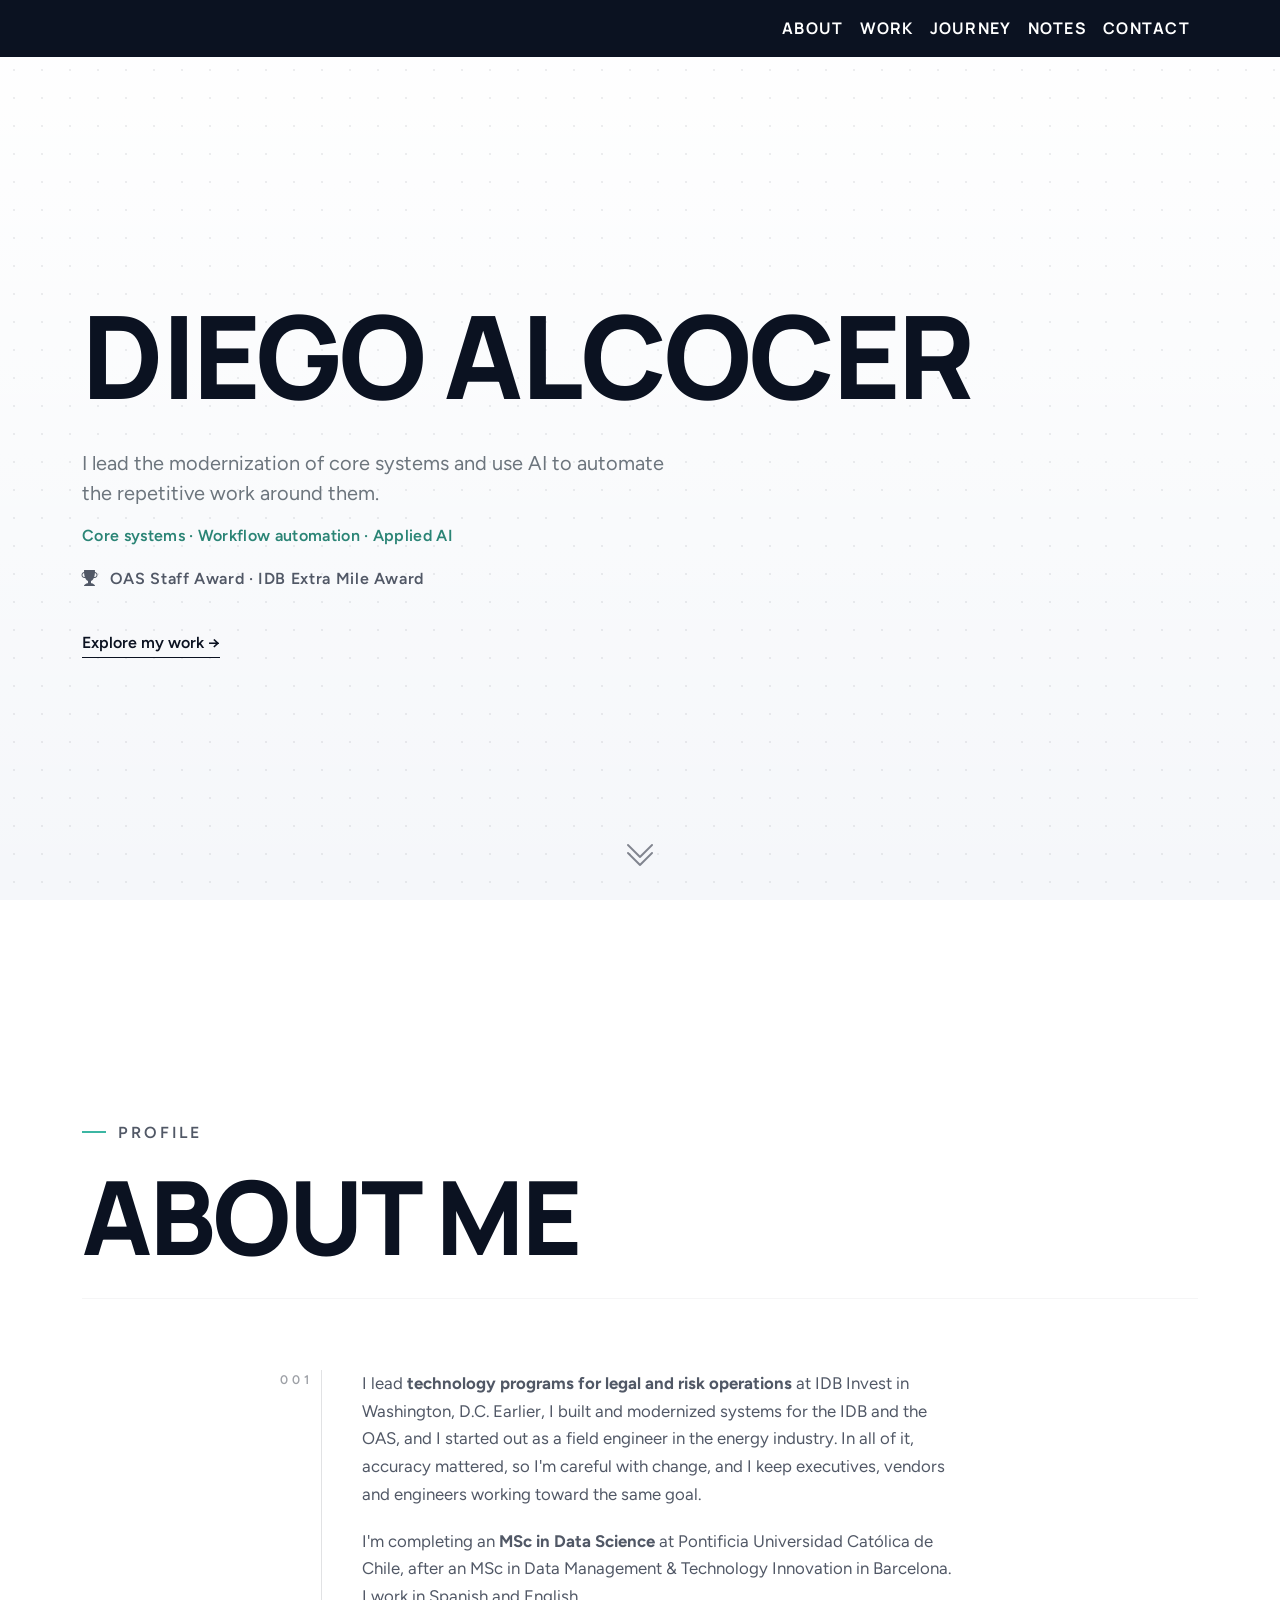
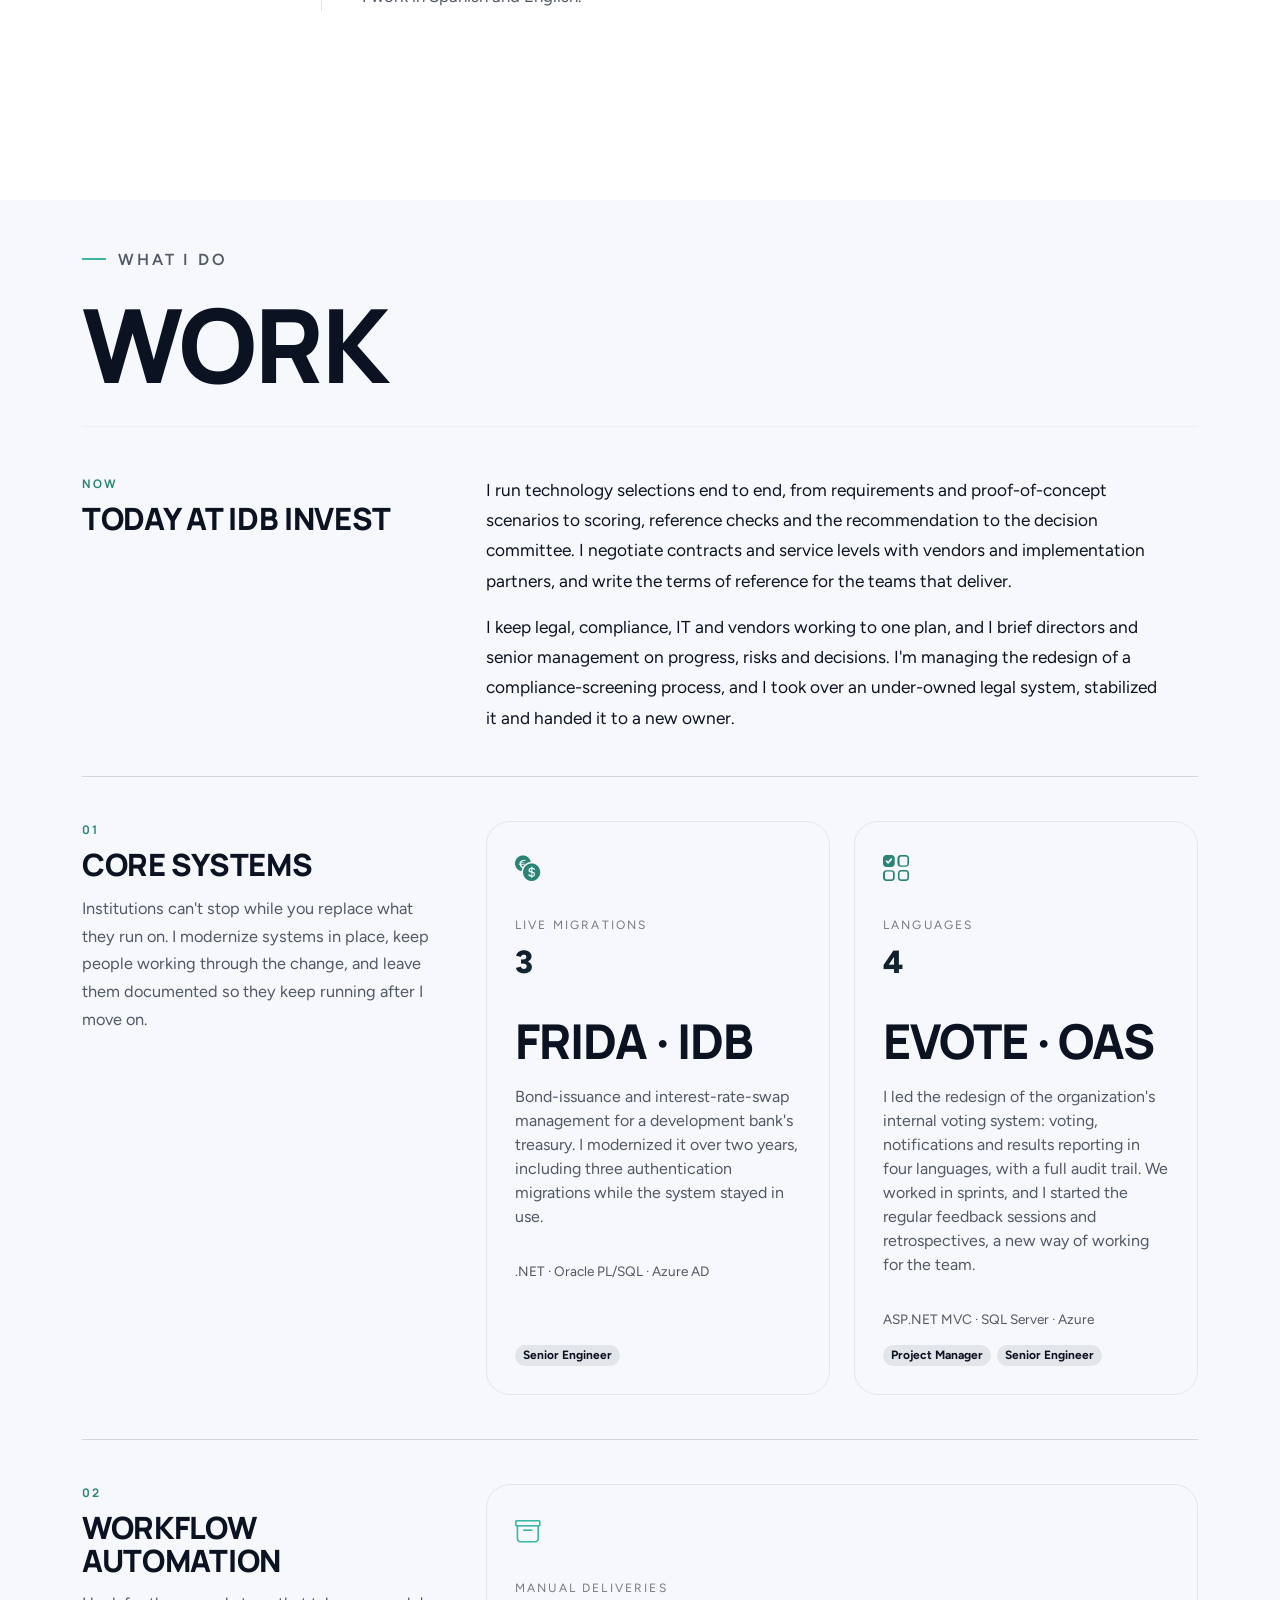
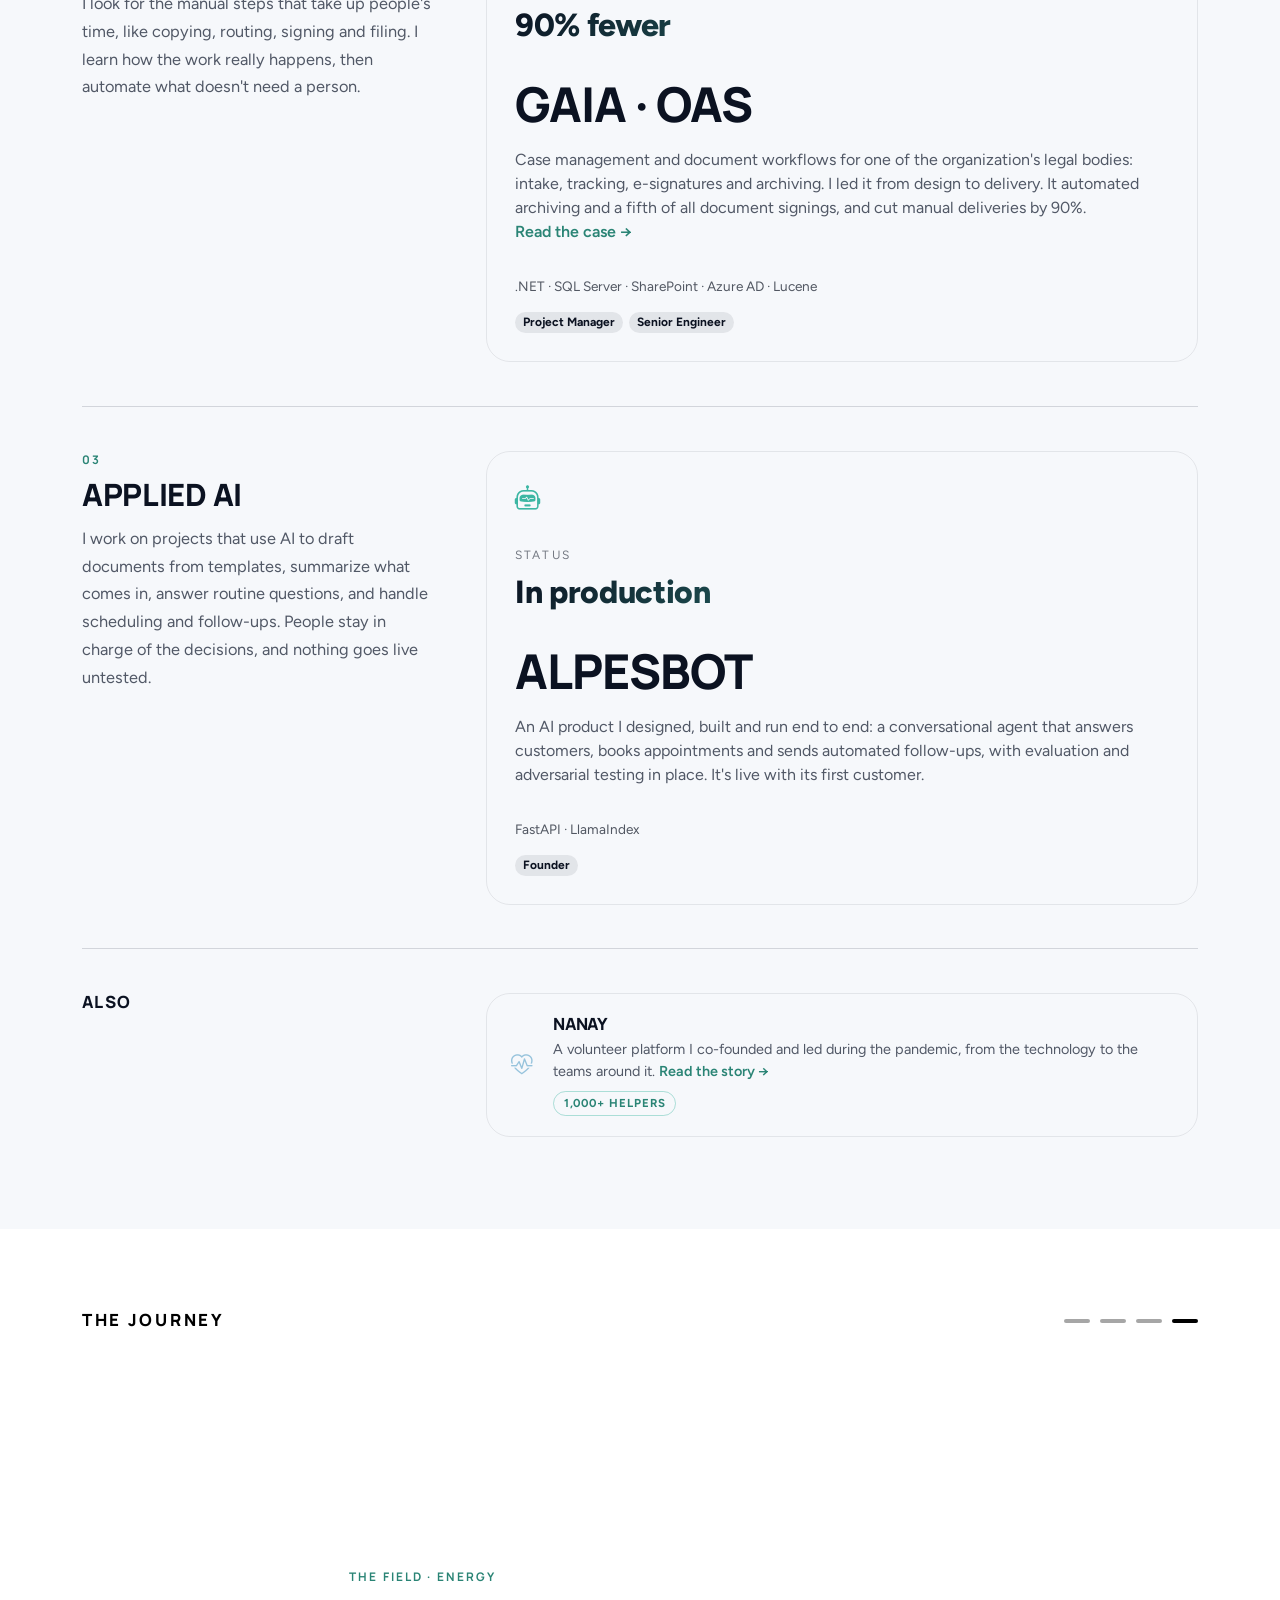
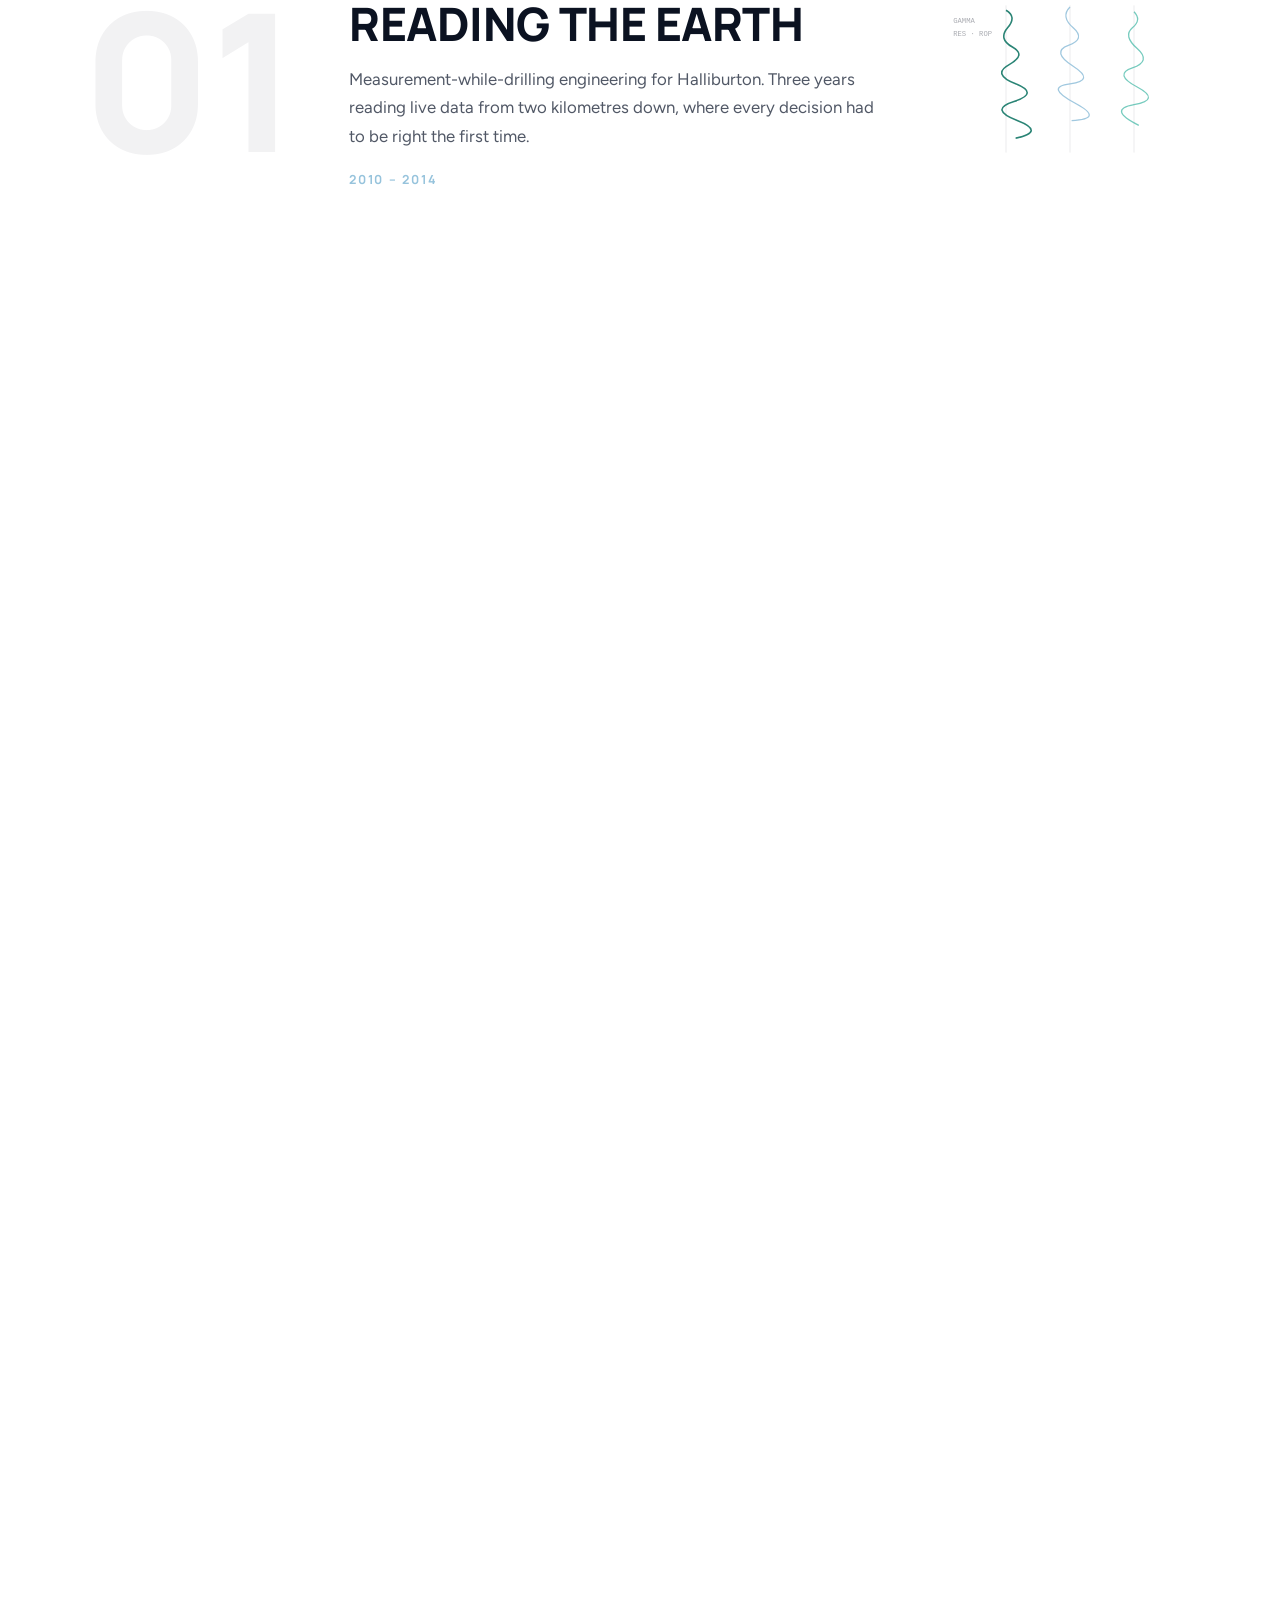
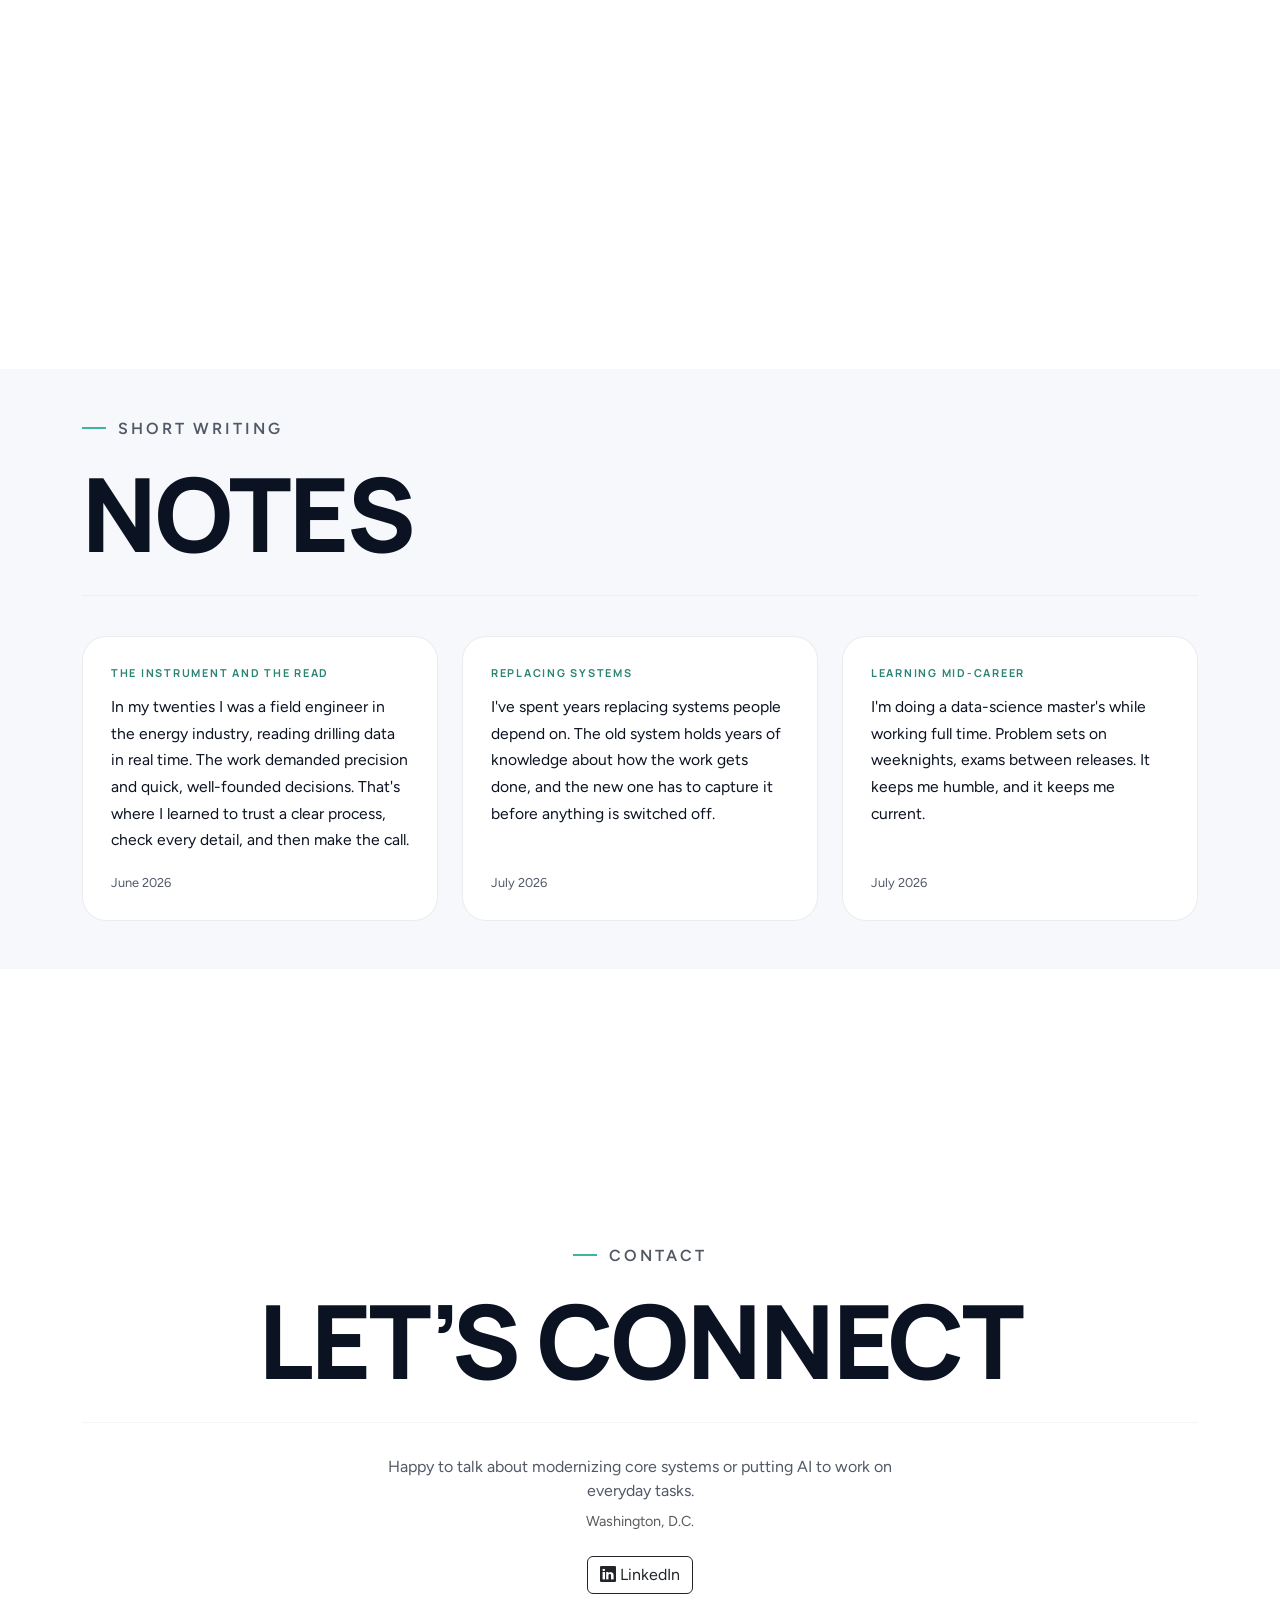
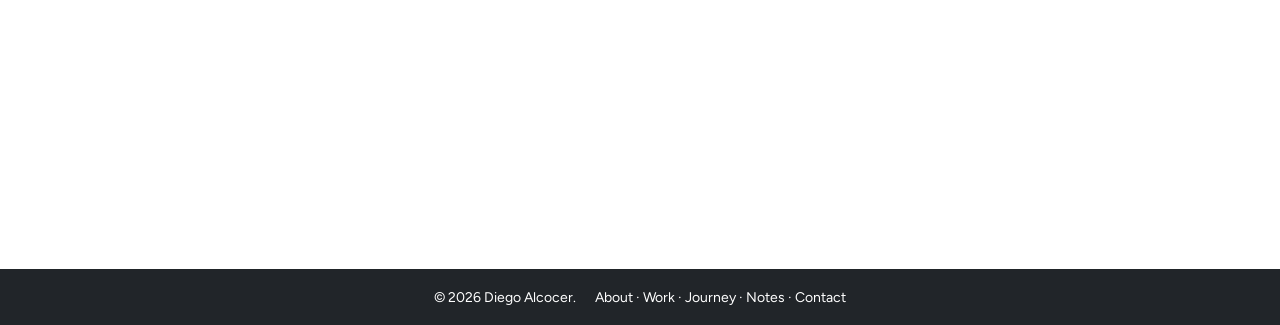
<file: index.html>
<!DOCTYPE html>
<html lang="en">

<head>
  <!-- Google tag (gtag.js) -->
  <script async src="https://www.googletagmanager.com/gtag/js?id=G-1H1FXFEMLF"></script>
  <script>
    window.dataLayer = window.dataLayer || [];
    function gtag(){dataLayer.push(arguments);}
    gtag('js', new Date());

    gtag('config', 'G-1H1FXFEMLF');
  </script>
  <meta charset="UTF-8" />
  <meta name="viewport" content="width=device-width, initial-scale=1.0" />
  
  <title>Diego Alcocer | Core systems, workflow automation, applied AI</title>
  <meta name="description" content="Diego Alcocer. I lead the modernization of core systems and use AI to automate the repetitive work around them.">
  <meta name="robots" content="index,follow">
  <meta name="author" content="Diego Alcocer">
  <link rel="icon" type="image/svg+xml" href="/assets/favicon.svg">
  <link rel="alternate icon" type="image/png" href="/assets/favicon-64.png">
  <link rel="canonical" href="https://diegoalcocer.github.io/">

  <!-- Open Graph -->
  <meta property="og:type" content="website">
  <meta property="og:site_name" content="Diego Alcocer">
  <meta property="og:title" content="Diego Alcocer">
  <meta property="og:description" content="I lead the modernization of core systems and use AI to automate the repetitive work around them.">
  <meta property="og:url" content="https://diegoalcocer.github.io/">
  <meta property="og:image" content="https://diegoalcocer.github.io/assets/og-card-2026.png">
  <meta property="og:image:width" content="1200">
  <meta property="og:image:height" content="630">

  <!-- Twitter -->
  <meta name="twitter:card" content="summary_large_image">
  <meta name="twitter:title" content="Diego Alcocer">
  <meta name="twitter:description" content="I lead the modernization of core systems and use AI to automate the repetitive work around them.">
  <meta name="twitter:image" content="https://diegoalcocer.github.io/assets/og-card-2026.png">

  <!-- Performance & preconnects -->
  <link rel="preconnect" href="https://fonts.googleapis.com" crossorigin>
  <link rel="preconnect" href="https://fonts.gstatic.com" crossorigin>
  <link rel="dns-prefetch" href="//cdn.jsdelivr.net">
  <meta name="theme-color" content="#0b1221">

  <link href="https://cdn.jsdelivr.net/npm/bootstrap@5.3.7/dist/css/bootstrap.min.css" rel="stylesheet" integrity="sha384-LN+7fdVzj6u52u30Kp6M/trliBMCMKTyK833zpbD+pXdCLuTusPj697FH4R/5mcr" crossorigin="anonymous" />
  <link rel="stylesheet" href="https://cdn.jsdelivr.net/npm/bootstrap-icons@1.11.3/font/bootstrap-icons.min.css" integrity="sha384-XGjxtQfXaH2tnPFa9x+ruJTuLE3Aa6LhHSWRr1XeTyhezb4abCG4ccI5AkVDxqC+" crossorigin="anonymous">
  <link
    href="https://fonts.googleapis.com/css2?family=Figtree:wght@400;500;600&family=Manrope:wght@600;700;800&display=swap"
    rel="stylesheet">
  <link rel="stylesheet" href="/assets/css/site.css?v=20261101c">
  <script type="application/ld+json">
  {
    "@context": "https://schema.org",
    "@type": "WebSite",
    "name": "Diego Alcocer",
    "url": "https://diegoalcocer.github.io/",
    "inLanguage": "en",
    "publisher": {
      "@type": "Person",
      "name": "Diego Alcocer",
      "sameAs": [
        "https://www.linkedin.com/in/diego-alcocer-palacios"
      ]
    }
  }
  </script>
  <script type="application/ld+json">
{
  "@context": "https://schema.org",
  "@type": "Person",
  "name": "Diego Alcocer",
  "description": "I lead the modernization of core systems and use AI to automate the repetitive work around them.",
  "worksFor": { "@type": "Organization", "name": "IDB Invest", "url": "https://idbinvest.org/" },
  "url": "https://diegoalcocer.github.io/",
  "image": "https://diegoalcocer.github.io/assets/og-card-2026.png",
  "alumniOf": [
    { "@type": "CollegeOrUniversity", "name": "Pontificia Universidad Católica de Chile", "sameAs": "https://www.uc.cl/" },
    { "@type": "CollegeOrUniversity", "name": "Universitat de Barcelona", "sameAs": "https://www.ub.edu/" },
    { "@type": "CollegeOrUniversity", "name": "George Washington University, FinTech Program", "sameAs": "https://www.gwu.edu/" }
  ],
  "sameAs": [
    "https://www.linkedin.com/in/diego-alcocer-palacios"
  ]
}
</script>
</head>

<body class="bg-body-tertiary">

  <script>
    // Add .js-reveal immediately so [data-reveal] elements start hidden when JS is enabled.
    // Place at top of <body> to apply before content paints.
    document.documentElement.classList.add('js-reveal');
  </script>

  <!-- Navbar -->
  <nav class="navbar navbar-expand-lg navbar-dark sticky-top nav-top bg-transparent">
    <div class="container">
      <a class="navbar-brand brand-on-scroll" href="#">Diego Alcocer</a>

      <button class="navbar-toggler" type="button" data-bs-toggle="collapse" data-bs-target="#mainNav"
        aria-controls="mainNav" aria-expanded="false" aria-label="Toggle navigation">
        <span class="navbar-toggler-icon"></span>
      </button>
      <div class="collapse navbar-collapse" id="mainNav">
        <ul class="navbar-nav ms-auto mb-2 mb-lg-0">
          <li class="nav-item"><a class="nav-link" href="#about">About</a></li>
          <li class="nav-item"><a class="nav-link" href="#work">Work</a></li>
          <li class="nav-item"><a class="nav-link" href="#journey">Journey</a></li>
          <li class="nav-item"><a class="nav-link" href="#notes">Notes</a></li>
          <li class="nav-item"><a class="nav-link" href="#contact">Contact</a></li>
        </ul>
      </div>
    </div>
  </nav>

  <!-- Hero Section -->
  <section class="hero">
    <div class="container">
      <div class="row">
        <div class="col-lg-10 hero-container-align" data-reveal="up">
          <h1 class="mega-title mega-title-hero hero-title-align text-center text-lg-start" data-reveal="down"
            style="--reveal-delay: 200ms">Diego Alcocer</h1>
          <p class="lead text-secondary text-center text-lg-start" data-reveal="up" style="--reveal-delay: 400ms">
            I lead the modernization of core systems and use AI to automate the repetitive work around them.
          </p>
          <p class="text-center text-lg-start" data-reveal="up" style="--reveal-delay: 420ms">
            <a href="#work" class="hero-arc">Core systems · Workflow automation · Applied AI</a>
          </p>
          <div class="hero-awards text-center text-lg-start" data-reveal="up" style="--reveal-delay: 450ms">
            <i class="bi bi-trophy-fill icon" aria-hidden="true"></i> OAS Staff Award · IDB Extra Mile Award
          </div>
          <div class="mt-4 text-center text-lg-start" data-reveal="up" style="--reveal-delay: 600ms">
            <a href="#work" class="hero-cta mt-3">Explore my work &rarr;</a>
          </div>
        </div>
      </div>
    </div>
    <hr class="title-rule">
    <div class="scroll-indicator" id="scrollIndicator">
      <i class="bi bi-chevron-double-down"></i>
    </div>
  </section>

  <!-- About Section -->
  <section class="bg-white section-full" id="about">
    <div class="container">
      <div class="eyebrow text-center text-lg-start" data-reveal="right">Profile</div>
      <h2 class="mega-title text-center text-lg-start" data-reveal="right">About Me</h2>
      <hr class="title-rule">
      <div class="about-preface" data-reveal="right" style="--reveal-delay: 50ms"></div>
      <div class="lead about-lead text-center text-lg-start" data-reveal="up">
        <p>I lead <b>technology programs for legal and risk operations</b> at IDB Invest in Washington, D.C. Earlier, I built and modernized systems for the IDB and the OAS, and I started out as a field engineer in the energy industry. In all of it, accuracy mattered, so I'm careful with change, and I keep executives, vendors and engineers working toward the same goal.</p>
        <p>I'm completing an <b>MSc in Data Science</b> at Pontificia Universidad Católica de Chile, after an MSc in Data Management &amp; Technology Innovation in Barcelona. I work in Spanish and English.</p>
      </div>
    </div>
  </section>

  <!-- Work: three areas -->
  <section class="py-5 section-muted section-full" id="work">
    <div class="container">
      <div class="eyebrow" data-reveal="right">What I do</div>
      <h2 class="mega-title" data-reveal="right">Work</h2>
      <hr class="title-rule">

      <div class="work-block work-today">
        <div class="work-block-head" data-reveal="right">
          <div class="work-block-num">NOW</div>
          <h3 class="work-block-title">Today at IDB Invest</h3>
        </div>
        <div class="work-today-body" data-reveal="up">
          <p>I run technology selections end to end, from requirements and proof-of-concept scenarios to scoring, reference checks and the recommendation to the decision committee. I negotiate contracts and service levels with vendors and implementation partners, and write the terms of reference for the teams that deliver.</p>
          <p>I keep legal, compliance, IT and vendors working to one plan, and I brief directors and senior management on progress, risks and decisions. I'm managing the redesign of a compliance-screening process, and I took over an under-owned legal system, stabilized it and handed it to a new owner.</p>
        </div>
      </div>

      <div class="work-block">
        <div class="work-block-head" data-reveal="right">
          <div class="work-block-num">01</div>
          <h3 class="work-block-title">Core systems</h3>
          <p class="work-block-intro">Institutions can't stop while you replace what they run on. I modernize systems in place, keep people working through the change, and leave them documented so they keep running after I move on.</p>
        </div>
        <div class="projects-grid">
          <article class="project-card" data-reveal="up">
            <div class="project-card-icon accent-amber"><i class="bi bi-currency-exchange"></i></div>
            <div class="project-stat">
              <span class="project-stat-label">Live migrations</span>
              <span class="project-stat-value">3</span>
            </div>
            <h3 class="project-title">FRIDA · IDB</h3>
            <p>Bond-issuance and interest-rate-swap management for a development bank's treasury. I modernized it over two years, including three authentication migrations while the system stayed in use.</p>
            <div class="project-stack">.NET · Oracle PL/SQL · Azure AD</div>
            <div class="project-tags">
              <span class="badge rounded-pill">Senior Engineer</span>
            </div>
          </article>
          <article class="project-card" data-reveal="up" style="--reveal-delay: 80ms">
            <div class="project-card-icon accent-violet"><i class="bi bi-ui-checks-grid"></i></div>
            <div class="project-stat">
              <span class="project-stat-label">Languages</span>
              <span class="project-stat-value">4</span>
            </div>
            <h3 class="project-title">eVote · OAS</h3>
            <p>I led the redesign of the organization's internal voting system: voting, notifications and results reporting in four languages, with a full audit trail. We worked in sprints, and I started the regular feedback sessions and retrospectives, a new way of working for the team.</p>
            <div class="project-stack">ASP.NET MVC · SQL Server · Azure</div>
            <div class="project-tags">
              <span class="badge rounded-pill">Project Manager</span>
              <span class="badge rounded-pill">Senior Engineer</span>
            </div>
          </article>
        </div>
      </div>

      <div class="work-block">
        <div class="work-block-head" data-reveal="right">
          <div class="work-block-num">02</div>
          <h3 class="work-block-title">Workflow automation</h3>
          <p class="work-block-intro">I look for the manual steps that take up people's time, like copying, routing, signing and filing. I learn how the work really happens, then automate what doesn't need a person.</p>
        </div>
        <div class="projects-grid">
          <article class="project-card" data-reveal="up">
            <div class="project-card-icon accent-sky"><i class="bi bi-archive"></i></div>
            <div class="project-stat">
              <span class="project-stat-label">Manual deliveries</span>
              <span class="project-stat-value">90% fewer</span>
            </div>
            <h3 class="project-title">Gaia · OAS</h3>
            <p>Case management and document workflows for one of the organization's legal bodies: intake, tracking, e-signatures and archiving. I led it from design to delivery. It automated archiving and a fifth of all document signings, and cut manual deliveries by 90%. <a href="/projects/gaia/" class="project-link">Read the case &rarr;</a></p>
            <div class="project-stack">.NET · SQL Server · SharePoint · Azure AD · Lucene</div>
            <div class="project-tags">
              <span class="badge rounded-pill">Project Manager</span>
              <span class="badge rounded-pill">Senior Engineer</span>
            </div>
          </article>
        </div>
      </div>

      <div class="work-block">
        <div class="work-block-head" data-reveal="right">
          <div class="work-block-num">03</div>
          <h3 class="work-block-title">Applied AI</h3>
          <p class="work-block-intro">I work on projects that use AI to draft documents from templates, summarize what comes in, answer routine questions, and handle scheduling and follow-ups. People stay in charge of the decisions, and nothing goes live untested.</p>
        </div>
        <div class="projects-grid">
          <article class="project-card" data-reveal="up">
            <div class="project-card-icon accent-mint"><i class="bi bi-robot"></i></div>
            <div class="project-stat">
              <span class="project-stat-label">Status</span>
              <span class="project-stat-value">In production</span>
            </div>
            <h3 class="project-title">Alpesbot</h3>
            <p>An AI product I designed, built and run end to end: a conversational agent that answers customers, books appointments and sends automated follow-ups, with evaluation and adversarial testing in place. It's live with its first customer.</p>
            <div class="project-stack">FastAPI · LlamaIndex</div>
            <div class="project-tags">
              <span class="badge rounded-pill">Founder</span>
            </div>
          </article>
        </div>
      </div>

      <div class="work-block work-block-also">
        <div class="work-block-head" data-reveal="right">
          <h3 class="work-block-title">Also</h3>
        </div>
        <div class="projects-compact">
          <article class="project-card project-card-compact" data-reveal="up">
            <div class="project-card-icon accent-rose"><i class="bi bi-heart-pulse"></i></div>
            <div>
              <h3 class="project-title-sm">Nanay</h3>
              <p>A volunteer platform I co-founded and led during the pandemic, from the technology to the teams around it. <a href="/nanay/" class="project-link">Read the story &rarr;</a></p>
              <span class="project-chip">1,000+ helpers</span>
            </div>
          </article>
        </div>
      </div>
    </div>
  </section>

  <!-- Journey: four chapters, pinned horizontal scene on desktop -->
  <section class="journey" id="journey">
    <div class="journey-runway">
      <div class="journey-sticky">
        <header class="journey-head">
          <div class="container journey-head-inner">
            <div>
              <div class="eyebrow">Four chapters</div>
              <h2 class="mega-title journey-mt">The Journey</h2>
              <hr class="title-rule">
            </div>
            <div class="journey-ticks"></div>
          </div>
        </header>
        <div class="journey-track">

          <article class="journey-panel" style="--panel-bg:#fff">
            <div class="container journey-panel-grid">
              <div class="journey-num" aria-hidden="true">01</div>
              <div>
                <div class="journey-eyebrow">The field · Energy</div>
                <h3 class="journey-chapter-title">Reading the earth</h3>
                <p class="journey-body">Measurement-while-drilling engineering for Halliburton. Three years reading live data from two kilometres down, where every decision had to be right the first time.</p>
                <div class="journey-years">2010 – 2014</div>
              </div>
              <div class="journey-motif" aria-hidden="true">
                <svg viewBox="0 0 320 200" fill="none">
                  <path d="M80 8v184M160 8v184M240 8v184" stroke="rgba(11,18,33,.1)"/>
                  <path d="M80 14q14 8 2 22t6 24-4 22 8 24-2 22 4 24-2 22" stroke="var(--teal-deep)" stroke-width="2"/>
                  <path d="M160 10q-12 12 4 26t-6 22 6 26-4 22 6 24-4 22" stroke="rgba(150,195,220,.9)" stroke-width="1.6"/>
                  <path d="M240 16q10 10-2 20t6 26-6 24 6 24-4 22 6 26" stroke="rgba(60,182,163,.7)" stroke-width="1.6"/>
                  <text x="14" y="30" fill="rgba(11,18,33,.35)" font-size="9" font-family="monospace">GAMMA</text>
                  <text x="14" y="46" fill="rgba(11,18,33,.35)" font-size="9" font-family="monospace">RES · ROP</text>
                </svg>
              </div>
            </div>
          </article>

          <article class="journey-panel" style="--panel-bg:var(--muted)">
            <div class="container journey-panel-grid">
              <div class="journey-num" aria-hidden="true">02</div>
              <div>
                <div class="journey-eyebrow">The institutions</div>
                <h3 class="journey-chapter-title">Systems people depend on</h3>
                <p class="journey-body">Treasury systems at the IDB, consulting at ThoughtWorks, then six years at the OAS. The job each time: change the system without stopping the work.</p>
                <div class="journey-years">2014 – 2025</div>
              </div>
              <div class="journey-motif" aria-hidden="true">
                <svg viewBox="0 0 320 200" fill="none">
                  <path d="M20 40h280M20 70h280M20 100h280M20 130h280M20 160h280" stroke="rgba(11,18,33,.12)"/>
                  <path d="M90 25v150M170 25v150M250 25v150" stroke="rgba(11,18,33,.12)"/>
                  <rect x="20" y="55" width="52" height="8" rx="2" fill="var(--teal-deep)"/>
                  <rect x="95" y="85" width="60" height="8" rx="2" fill="rgba(60,182,163,.55)"/>
                  <rect x="175" y="115" width="40" height="8" rx="2" fill="rgba(150,195,220,.9)"/>
                  <rect x="95" y="145" width="70" height="8" rx="2" fill="rgba(11,18,33,.25)"/>
                  <circle cx="262" cy="59" r="4" fill="var(--teal-deep)"/>
                  <circle cx="262" cy="89" r="4" fill="rgba(60,182,163,.55)"/>
                </svg>
              </div>
            </div>
          </article>

          <article class="journey-panel on-dark" style="--panel-bg:var(--navy)">
            <div class="container journey-panel-grid">
              <div class="journey-num" aria-hidden="true">03</div>
              <div>
                <div class="journey-eyebrow">The builder</div>
                <h3 class="journey-chapter-title">Owning it end to end</h3>
                <p class="journey-body">Nanay, a volunteer platform built during COVID. Then Alpesbot, now live with its first customer. Building, pricing, and learning to wind things down well.</p>
                <div class="journey-years">2020 – NOW</div>
              </div>
              <div class="journey-motif" aria-hidden="true">
                <svg viewBox="0 0 320 200" fill="none">
                  <path d="M70 60l90 40 90-45M160 100l-50 55M160 100l65 50M70 60l40 95" stroke="rgba(60,182,163,.4)"/>
                  <circle cx="70" cy="60" r="7" fill="var(--teal)"/>
                  <circle cx="250" cy="55" r="5" fill="rgba(150,195,220,.9)"/>
                  <circle cx="160" cy="100" r="9" fill="#fff"/>
                  <circle cx="110" cy="155" r="5" fill="rgba(60,182,163,.8)"/>
                  <circle cx="225" cy="150" r="6" fill="rgba(255,255,255,.7)"/>
                </svg>
              </div>
            </div>
          </article>

          <article class="journey-panel" style="--panel-bg:var(--light)">
            <div class="container journey-panel-grid">
              <div class="journey-num" aria-hidden="true">04</div>
              <div>
                <div class="journey-eyebrow">The current chapter</div>
                <h3 class="journey-chapter-title">Putting AI to work</h3>
                <p class="journey-body">Now at IDB Invest, with a data-science master's taken mid-career on purpose. AI is part of the work, at the bank and in my own product.</p>
                <div class="journey-years">NOW</div>
              </div>
              <div class="journey-motif" aria-hidden="true">
                <svg viewBox="0 0 320 200" fill="none">
                  <path d="M60 50l60 40 70-30 90 10M120 90l-30 60M120 90l120 30-70 40M190 60l50 60" stroke="rgba(11,18,33,.15)"/>
                  <circle cx="60" cy="50" r="3" fill="var(--teal-deep)"/>
                  <circle cx="120" cy="90" r="3" fill="var(--teal-deep)"/>
                  <circle cx="90" cy="150" r="3" fill="rgba(150,195,220,.9)"/>
                  <circle cx="190" cy="60" r="3" fill="rgba(150,195,220,.9)"/>
                  <circle cx="240" cy="120" r="3" fill="var(--teal-deep)"/>
                  <circle cx="170" cy="160" r="3" fill="rgba(150,195,220,.9)"/>
                  <circle cx="280" cy="70" r="3" fill="rgba(11,18,33,.35)"/>
                  <circle cx="120" cy="90" r="7" stroke="var(--teal)" stroke-width="1.5"/>
                </svg>
              </div>
            </div>
          </article>

        </div>
      </div>
    </div>
  </section>

  <!-- Notes: short writing -->
  <section class="py-5 section-muted" id="notes">
    <div class="container">
      <div class="eyebrow" data-reveal="right">Short writing</div>
      <h2 class="mega-title" data-reveal="right">Notes</h2>
      <hr class="title-rule">
      <div class="note-list">
        <article class="note-card" data-reveal="up">
          <div class="note-pillar">The instrument and the read</div>
          <p>In my twenties I was a field engineer in the energy industry, reading drilling data in real time. The work demanded precision and quick, well-founded decisions. That's where I learned to trust a clear process, check every detail, and then make the call.</p>
          <div class="note-date">June 2026</div>
        </article>
        <article class="note-card" data-reveal="up" style="--reveal-delay: 80ms">
          <div class="note-pillar">Replacing systems</div>
          <p>I've spent years replacing systems people depend on. The old system holds years of knowledge about how the work gets done, and the new one has to capture it before anything is switched off.</p>
          <div class="note-date">July 2026</div>
        </article>
        <article class="note-card" data-reveal="up" style="--reveal-delay: 160ms">
          <div class="note-pillar">Learning mid-career</div>
          <p>I'm doing a data-science master's while working full time. Problem sets on weeknights, exams between releases. It keeps me humble, and it keeps me current.</p>
          <div class="note-date">July 2026</div>
        </article>
      </div>
    </div>
  </section>

  <!-- Contact -->
  <section class="py-5 bg-white section-full" id="contact">
    <div class="container text-center">
      <div class="eyebrow" data-reveal="up">Contact</div>
      <h2 class="mega-title" data-reveal="up">Let’s Connect</h2>
      <hr class="title-rule">
      <p data-reveal="up" style="max-width:52ch; margin: 0 auto 0.5rem;">
        Happy to talk about modernizing core systems or putting AI to work on everyday tasks.
      </p>
      <p class="text-muted" data-reveal="up" style="font-size:.9rem; margin-bottom:1.5rem;">Washington, D.C.</p>
      <div class="d-flex justify-content-center gap-3 mt-3 contact-buttons" data-reveal="up" style="--reveal-delay: 100ms">
        <a href="https://linkedin.com/in/diego-alcocer-palacios" class="btn btn-outline-dark" rel="noopener noreferrer" target="_blank"><i class="bi bi-linkedin"></i> LinkedIn</a>
      </div>
    </div>
  </section>

  <!-- Footer -->
  <footer class="bg-dark text-center text-white py-3">
    <small>© 2026 Diego Alcocer.
      <span class="ms-3">
        <a href="#about" class="text-white text-decoration-none">About</a> ·
        <a href="#work" class="text-white text-decoration-none">Work</a> ·
        <a href="#journey" class="text-white text-decoration-none">Journey</a> ·
        <a href="#notes" class="text-white text-decoration-none">Notes</a> ·
        <a href="#contact" class="text-white text-decoration-none">Contact</a>
      </span>
    </small>
  </footer>

  <script src="https://cdn.jsdelivr.net/npm/bootstrap@5.3.7/dist/js/bootstrap.bundle.min.js" integrity="sha384-ndDqU0Gzau9qJ1lfW4pNLlhNTkCfHzAVBReH9diLvGRem5+R9g2FzA8ZGN954O5Q" crossorigin="anonymous"></script>
  <script src="/assets/js/site.js?v=20261101"></script>
</body>

</html>
</file>
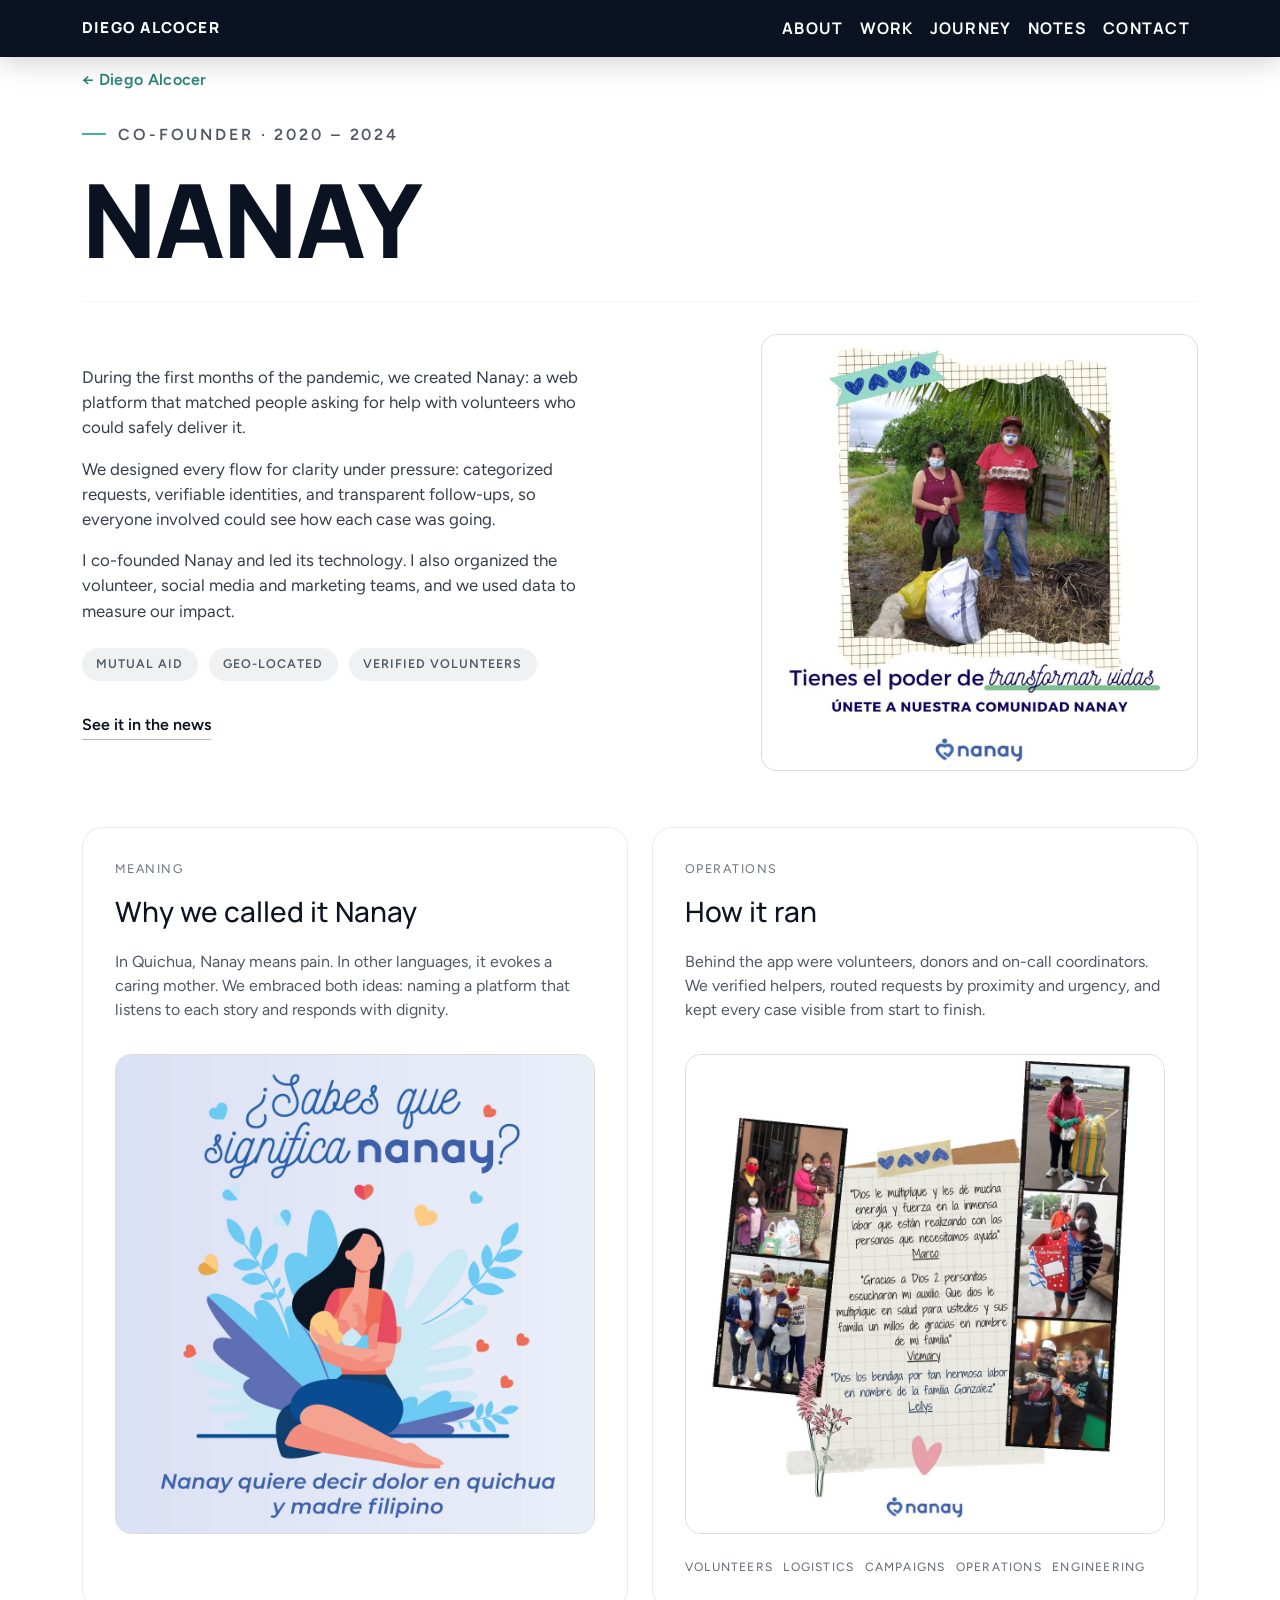
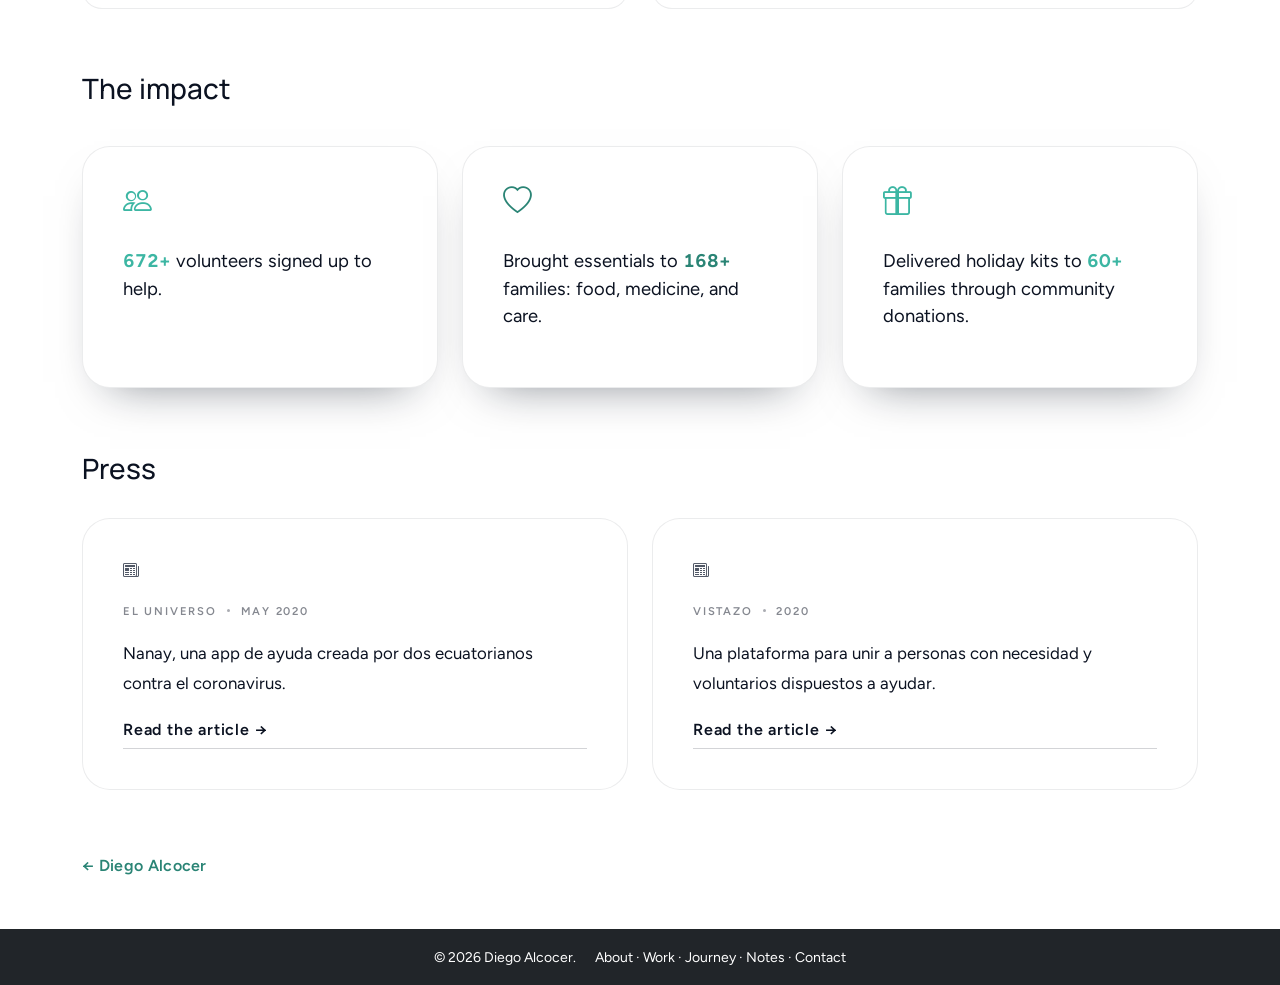
<file: nanay/index.html>
<!DOCTYPE html>
<html lang="en">

<head>
  <!-- Google tag (gtag.js) -->
  <script async src="https://www.googletagmanager.com/gtag/js?id=G-1H1FXFEMLF"></script>
  <script>
    window.dataLayer = window.dataLayer || [];
    function gtag(){dataLayer.push(arguments);}
    gtag('js', new Date());

    gtag('config', 'G-1H1FXFEMLF');
  </script>
  <meta charset="UTF-8" />
  <meta name="viewport" content="width=device-width, initial-scale=1.0" />
  
  <title>Nanay · Diego Alcocer</title>
  <meta name="description" content="Nanay: a platform that matched volunteers with people in need during the pandemic.">
  <meta name="robots" content="index,follow">
  <meta name="author" content="Diego Alcocer">
  <link rel="icon" type="image/svg+xml" href="/assets/favicon.svg">
  <link rel="alternate icon" type="image/png" href="/assets/favicon-64.png">
  <link rel="canonical" href="https://diegoalcocer.github.io/nanay/">

  <!-- Open Graph -->
  <meta property="og:type" content="website">
  <meta property="og:site_name" content="Diego Alcocer">
  <meta property="og:title" content="Nanay · Diego Alcocer">
  <meta property="og:description" content="Nanay: a platform that matched volunteers with people in need during the pandemic.">
  <meta property="og:url" content="https://diegoalcocer.github.io/nanay/">
  <meta property="og:image" content="https://diegoalcocer.github.io/assets/og-card-2026.png">
  <meta property="og:image:width" content="1200">
  <meta property="og:image:height" content="630">

  <!-- Twitter -->
  <meta name="twitter:card" content="summary_large_image">
  <meta name="twitter:title" content="Nanay · Diego Alcocer">
  <meta name="twitter:description" content="Nanay: a platform that matched volunteers with people in need during the pandemic.">
  <meta name="twitter:image" content="https://diegoalcocer.github.io/assets/og-card-2026.png">

  <!-- Performance & preconnects -->
  <link rel="preconnect" href="https://fonts.googleapis.com" crossorigin>
  <link rel="preconnect" href="https://fonts.gstatic.com" crossorigin>
  <link rel="dns-prefetch" href="//cdn.jsdelivr.net">
  <meta name="theme-color" content="#0b1221">

  <link href="https://cdn.jsdelivr.net/npm/bootstrap@5.3.7/dist/css/bootstrap.min.css" rel="stylesheet" integrity="sha384-LN+7fdVzj6u52u30Kp6M/trliBMCMKTyK833zpbD+pXdCLuTusPj697FH4R/5mcr" crossorigin="anonymous" />
  <link rel="stylesheet" href="https://cdn.jsdelivr.net/npm/bootstrap-icons@1.11.3/font/bootstrap-icons.min.css" integrity="sha384-XGjxtQfXaH2tnPFa9x+ruJTuLE3Aa6LhHSWRr1XeTyhezb4abCG4ccI5AkVDxqC+" crossorigin="anonymous">
  <link
    href="https://fonts.googleapis.com/css2?family=Figtree:wght@400;500;600&family=Manrope:wght@600;700;800&display=swap"
    rel="stylesheet">
  <link rel="stylesheet" href="/assets/css/site.css?v=20261101c">
</head>

<body class="bg-body-tertiary">

  <script>
    // Add .js-reveal immediately so [data-reveal] elements start hidden when JS is enabled.
    // Place at top of <body> to apply before content paints.
    document.documentElement.classList.add('js-reveal');
  </script>

  <!-- Navbar -->
  <nav class="navbar navbar-expand-lg navbar-dark sticky-top nav-top bg-transparent">
    <div class="container">
      <a class="navbar-brand" href="/">Diego Alcocer</a>

      <button class="navbar-toggler" type="button" data-bs-toggle="collapse" data-bs-target="#mainNav"
        aria-controls="mainNav" aria-expanded="false" aria-label="Toggle navigation">
        <span class="navbar-toggler-icon"></span>
      </button>
      <div class="collapse navbar-collapse" id="mainNav">
        <ul class="navbar-nav ms-auto mb-2 mb-lg-0">
          <li class="nav-item"><a class="nav-link" href="/#about">About</a></li>
          <li class="nav-item"><a class="nav-link" href="/#work">Work</a></li>
          <li class="nav-item"><a class="nav-link" href="/#journey">Journey</a></li>
          <li class="nav-item"><a class="nav-link" href="/#notes">Notes</a></li>
          <li class="nav-item"><a class="nav-link" href="/#contact">Contact</a></li>
        </ul>
      </div>
    </div>
  </nav>

  <section class="py-5 bg-white" id="nanay">
    <div class="container">
      <a href="/" class="hero-arc nanay-back" data-reveal="right">&larr; Diego Alcocer</a>
      <div class="eyebrow text-center text-lg-start" data-reveal="right">Co-founder · 2020 – 2024</div>
      <h2 class="mega-title text-center text-lg-start" data-reveal="right" style="--reveal-delay: 50ms">Nanay</h2>
      <hr class="title-rule">

      <div class="row g-4 g-lg-5 nanay-hero" data-reveal="up">
        <div class="col-lg-6">
          <div class="nanay-hero-copy">
            <p>During the first months of the pandemic, we created Nanay: a web platform that matched people asking for help with volunteers who could safely deliver it.</p>
            <p>We designed every flow for clarity under pressure: categorized requests, verifiable identities, and transparent follow-ups, so everyone involved could see how each case was going.</p>
            <p>I co-founded Nanay and led its technology. I also organized the volunteer, social media and marketing teams, and we used data to measure our impact.</p>
            <div class="nanay-hero-chips">
              <span class="nanay-chip">Mutual aid</span>
              <span class="nanay-chip">Geo-located</span>
              <span class="nanay-chip">Verified volunteers</span>
            </div>
            <div class="nanay-hero-cta">
              
              <a class="nanay-link" href="https://www.eluniverso.com/larevista/2020/05/12/nota/7839771/nanay-app-ayuda-creada-dos-ecuatorianos-contra-coronavirus/" target="_blank" rel="noopener noreferrer">See it in the news</a>
            </div>
          </div>
        </div>
        <div class="col-lg-5 offset-lg-1">
          <div class="nanay-media-stack">
            <figure class="nanay-media-primary m-0">
              <img src="/assets/images/nanay_joinus.jpg" alt="Nanay platform join-us screen inviting volunteers to participate" width="1080" height="1080" loading="lazy" decoding="async">
              <figcaption class="visually-hidden">Screenshot of the Nanay platform showing a join-us call to action.</figcaption>
            </figure>
          </div>
        </div>
      </div>

      <div class="nanay-story-grid" data-reveal="up" style="--reveal-delay: 100ms">
        <article class="nanay-story-card">
          <div class="nanay-panel-eyebrow">Meaning</div>
          <h3>Why we called it Nanay</h3>
          <p>In Quichua, Nanay means pain. In other languages, it evokes a caring mother. We embraced both ideas: naming a platform that listens to each story and responds with dignity.</p>
          <figure>
            <img src="/assets/images/nanay_meaning.jpg" alt="Meaning of Nanay illustrated with caring hands supporting each other" width="1080" height="1080" loading="lazy" decoding="async">
            <figcaption class="visually-hidden">Photograph illustrating the meaning of Nanay with supportive hands.</figcaption>
          </figure>
        </article>
        <article class="nanay-story-card">
          <div class="nanay-panel-eyebrow">Operations</div>
          <h3>How it ran</h3>
          <p>Behind the app were volunteers, donors and on-call coordinators. We verified helpers, routed requests by proximity and urgency, and kept every case visible from start to finish.</p>
          <figure>
            <img src="/assets/images/nanay_historias.jpg" alt="Volunteer stories highlighted within the Nanay community platform" width="1080" height="1080" loading="lazy" decoding="async">
            <figcaption class="visually-hidden">Screenshot showcasing volunteer stories shared through Nanay.</figcaption>
          </figure>
          <div class="nanay-scope">
            <span>Volunteers</span>
            <span>Logistics</span>
            <span>Campaigns</span>
            <span>Operations</span>
            <span>Engineering</span>
          </div>
        </article>
      </div>

      <div class="mt-5 py-3" data-reveal="up" style="--reveal-delay: 150ms">
        <h3 class="section-title mb-3">The impact</h3>
        <div class="nanay-stats">
          <div class="nanay-stat-card" data-reveal="up">
            <div class="nanay-card-icon accent-purple"><i class="bi bi-people" aria-hidden="true"></i></div>
            <p class="nanay-card-copy"><span class="nanay-card-accent accent-purple" data-countup>1,000+</span> volunteers signed up to help.</p>
          </div>
          <div class="nanay-stat-card" data-reveal="up" style="--reveal-delay: 100ms">
            <div class="nanay-card-icon accent-orange"><i class="bi bi-heart" aria-hidden="true"></i></div>
            <p class="nanay-card-copy">Brought essentials to <span class="nanay-card-accent accent-orange" data-countup>250+</span> families: food, medicine, and care.</p>
          </div>
          <div class="nanay-stat-card" data-reveal="up" style="--reveal-delay: 200ms">
            <div class="nanay-card-icon accent-teal"><i class="bi bi-gift" aria-hidden="true"></i></div>
            <p class="nanay-card-copy">Delivered holiday kits to <span class="nanay-card-accent accent-teal" data-countup>90+</span> families through community donations.</p>
          </div>
        </div>
      </div>

      <div class="my-5" data-reveal="up" style="--reveal-delay: 250ms">
        <h3 class="section-title mb-3">Press</h3>
        <div class="nanay-press">
          <div class="nanay-press-card">
            <div class="press-icon"><i class="bi bi-newspaper" aria-hidden="true"></i></div>
            <span class="press-source">El Universo <span></span> May 2020</span>
            <p class="press-quote mb-0">Nanay, una app de ayuda creada por dos ecuatorianos contra el coronavirus.</p>
            <a class="hero-cta press-link" href="https://www.eluniverso.com/larevista/2020/05/12/nota/7839771/nanay-app-ayuda-creada-dos-ecuatorianos-contra-coronavirus/" target="_blank" rel="noopener noreferrer">Read the article</a>
          </div>
          <div class="nanay-press-card">
            <div class="press-icon"><i class="bi bi-newspaper" aria-hidden="true"></i></div>
            <span class="press-source">Vistazo <span></span> 2020</span>
            <p class="press-quote mb-0">Una plataforma para unir a personas con necesidad y voluntarios dispuestos a ayudar.</p>
            <a class="hero-cta press-link" href="https://www.vistazo.com/actualidad/nacional/dos-ecuatorianos-crean-una-plataforma-de-ayuda-durante-la-pandemia-HWVI181556" target="_blank" rel="noopener noreferrer">Read the article</a>
          </div>
        </div>
      </div>

      <a href="/" class="hero-arc nanay-back">&larr; Diego Alcocer</a>
    </div>
  </section>

  <!-- Footer -->
  <footer class="bg-dark text-center text-white py-3">
    <small>© 2026 Diego Alcocer.
      <span class="ms-3">
        <a href="/#about" class="text-white text-decoration-none">About</a> ·
        <a href="/#work" class="text-white text-decoration-none">Work</a> ·
        <a href="/#journey" class="text-white text-decoration-none">Journey</a> ·
        <a href="/#notes" class="text-white text-decoration-none">Notes</a> ·
        <a href="/#contact" class="text-white text-decoration-none">Contact</a>
      </span>
    </small>
  </footer>

  <script src="https://cdn.jsdelivr.net/npm/bootstrap@5.3.7/dist/js/bootstrap.bundle.min.js" integrity="sha384-ndDqU0Gzau9qJ1lfW4pNLlhNTkCfHzAVBReH9diLvGRem5+R9g2FzA8ZGN954O5Q" crossorigin="anonymous"></script>
  <script src="/assets/js/site.js?v=20261101"></script>
</body>

</html>
</file>
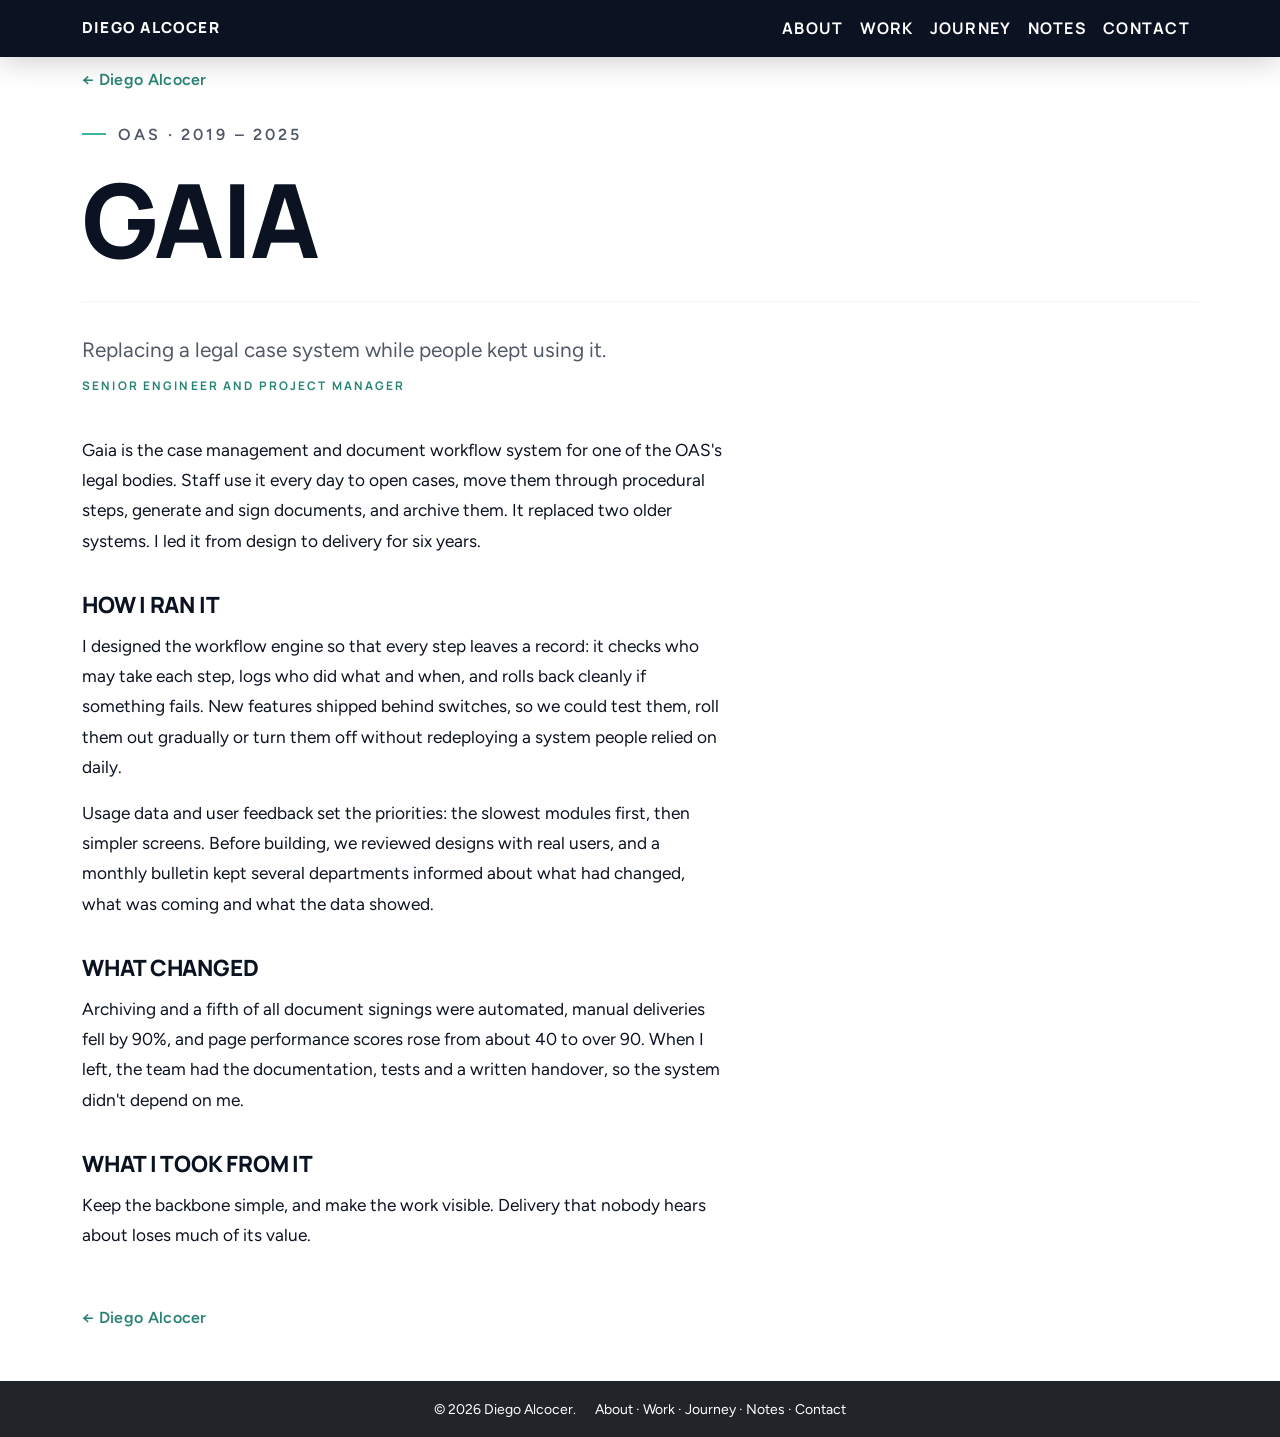
<file: projects/gaia/index.html>
<!DOCTYPE html>
<html lang="en">

<head>
  <!-- Google tag (gtag.js) -->
  <script async src="https://www.googletagmanager.com/gtag/js?id=G-1H1FXFEMLF"></script>
  <script>
    window.dataLayer = window.dataLayer || [];
    function gtag(){dataLayer.push(arguments);}
    gtag('js', new Date());

    gtag('config', 'G-1H1FXFEMLF');
  </script>
  <meta charset="UTF-8" />
  <meta name="viewport" content="width=device-width, initial-scale=1.0" />
  
  <title>Gaia · Diego Alcocer</title>
  <meta name="description" content="Gaia: replacing a legal case system at the OAS while people kept using it.">
  <meta name="robots" content="index,follow">
  <meta name="author" content="Diego Alcocer">
  <link rel="icon" type="image/svg+xml" href="/assets/favicon.svg">
  <link rel="alternate icon" type="image/png" href="/assets/favicon-64.png">
  <link rel="canonical" href="https://diegoalcocer.github.io/projects/gaia/">

  <!-- Open Graph -->
  <meta property="og:type" content="website">
  <meta property="og:site_name" content="Diego Alcocer">
  <meta property="og:title" content="Gaia · Diego Alcocer">
  <meta property="og:description" content="Gaia: replacing a legal case system at the OAS while people kept using it.">
  <meta property="og:url" content="https://diegoalcocer.github.io/projects/gaia/">
  <meta property="og:image" content="https://diegoalcocer.github.io/assets/og-card-2026.png">
  <meta property="og:image:width" content="1200">
  <meta property="og:image:height" content="630">

  <!-- Twitter -->
  <meta name="twitter:card" content="summary_large_image">
  <meta name="twitter:title" content="Gaia · Diego Alcocer">
  <meta name="twitter:description" content="Gaia: replacing a legal case system at the OAS while people kept using it.">
  <meta name="twitter:image" content="https://diegoalcocer.github.io/assets/og-card-2026.png">

  <!-- Performance & preconnects -->
  <link rel="preconnect" href="https://fonts.googleapis.com" crossorigin>
  <link rel="preconnect" href="https://fonts.gstatic.com" crossorigin>
  <link rel="dns-prefetch" href="//cdn.jsdelivr.net">
  <meta name="theme-color" content="#0b1221">

  <link href="https://cdn.jsdelivr.net/npm/bootstrap@5.3.7/dist/css/bootstrap.min.css" rel="stylesheet" integrity="sha384-LN+7fdVzj6u52u30Kp6M/trliBMCMKTyK833zpbD+pXdCLuTusPj697FH4R/5mcr" crossorigin="anonymous" />
  <link rel="stylesheet" href="https://cdn.jsdelivr.net/npm/bootstrap-icons@1.11.3/font/bootstrap-icons.min.css" integrity="sha384-XGjxtQfXaH2tnPFa9x+ruJTuLE3Aa6LhHSWRr1XeTyhezb4abCG4ccI5AkVDxqC+" crossorigin="anonymous">
  <link
    href="https://fonts.googleapis.com/css2?family=Figtree:wght@400;500;600&family=Manrope:wght@600;700;800&display=swap"
    rel="stylesheet">
  <link rel="stylesheet" href="/assets/css/site.css?v=20261101c">
</head>

<body class="bg-body-tertiary">

  <script>
    // Add .js-reveal immediately so [data-reveal] elements start hidden when JS is enabled.
    // Place at top of <body> to apply before content paints.
    document.documentElement.classList.add('js-reveal');
  </script>

  <!-- Navbar -->
  <nav class="navbar navbar-expand-lg navbar-dark sticky-top nav-top bg-transparent">
    <div class="container">
      <a class="navbar-brand" href="/">Diego Alcocer</a>

      <button class="navbar-toggler" type="button" data-bs-toggle="collapse" data-bs-target="#mainNav"
        aria-controls="mainNav" aria-expanded="false" aria-label="Toggle navigation">
        <span class="navbar-toggler-icon"></span>
      </button>
      <div class="collapse navbar-collapse" id="mainNav">
        <ul class="navbar-nav ms-auto mb-2 mb-lg-0">
          <li class="nav-item"><a class="nav-link" href="/#about">About</a></li>
          <li class="nav-item"><a class="nav-link" href="/#work">Work</a></li>
          <li class="nav-item"><a class="nav-link" href="/#journey">Journey</a></li>
          <li class="nav-item"><a class="nav-link" href="/#notes">Notes</a></li>
          <li class="nav-item"><a class="nav-link" href="/#contact">Contact</a></li>
        </ul>
      </div>
    </div>
  </nav>

  <section class="py-5 bg-white" id="case">
    <div class="container">
      <a href="/#work" class="hero-arc nanay-back" data-reveal="right">&larr; Diego Alcocer</a>
      <div class="eyebrow" data-reveal="right">OAS · 2019 – 2025</div>
      <h2 class="mega-title" data-reveal="right" style="--reveal-delay: 50ms">Gaia</h2>
      <hr class="title-rule">
      <p class="case-lead" data-reveal="up">Replacing a legal case system while people kept using it.</p>
      <p class="case-role" data-reveal="up">Senior engineer and project manager</p>

      <article class="case-body" data-reveal="up" style="--reveal-delay: 100ms">
        <p>Gaia is the case management and document workflow system for one of the OAS's legal bodies. Staff use it every day to open cases, move them through procedural steps, generate and sign documents, and archive them. It replaced two older systems. I led it from design to delivery for six years.</p>

        <h3>How I ran it</h3>
        <p>I designed the workflow engine so that every step leaves a record: it checks who may take each step, logs who did what and when, and rolls back cleanly if something fails. New features shipped behind switches, so we could test them, roll them out gradually or turn them off without redeploying a system people relied on daily.</p>
        <p>Usage data and user feedback set the priorities: the slowest modules first, then simpler screens. Before building, we reviewed designs with real users, and a monthly bulletin kept several departments informed about what had changed, what was coming and what the data showed.</p>

        <h3>What changed</h3>
        <p>Archiving and a fifth of all document signings were automated, manual deliveries fell by 90%, and page performance scores rose from about 40 to over 90. When I left, the team had the documentation, tests and a written handover, so the system didn't depend on me.</p>

        <h3>What I took from it</h3>
        <p>Keep the backbone simple, and make the work visible. Delivery that nobody hears about loses much of its value.</p>
      </article>

      <a href="/#work" class="hero-arc nanay-back">&larr; Diego Alcocer</a>
    </div>
  </section>

  <!-- Footer -->
  <footer class="bg-dark text-center text-white py-3">
    <small>© 2026 Diego Alcocer.
      <span class="ms-3">
        <a href="/#about" class="text-white text-decoration-none">About</a> ·
        <a href="/#work" class="text-white text-decoration-none">Work</a> ·
        <a href="/#journey" class="text-white text-decoration-none">Journey</a> ·
        <a href="/#notes" class="text-white text-decoration-none">Notes</a> ·
        <a href="/#contact" class="text-white text-decoration-none">Contact</a>
      </span>
    </small>
  </footer>

  <script src="https://cdn.jsdelivr.net/npm/bootstrap@5.3.7/dist/js/bootstrap.bundle.min.js" integrity="sha384-ndDqU0Gzau9qJ1lfW4pNLlhNTkCfHzAVBReH9diLvGRem5+R9g2FzA8ZGN954O5Q" crossorigin="anonymous"></script>
  <script src="/assets/js/site.js?v=20261101"></script>
</body>

</html>
</file>
<file: assets/css/site.css>
:root {
  --navy: #0b1221;
  --navy-soft: rgba(11, 18, 33, .7); /* muted navy text */
  --teal: #3cb6a3;
  --teal-deep: #2a8475;              /* third accent in the in-family ladder */
  --sky: #96c3dc;
  --light: #f5f7fa;
  --muted: #f6f8fb;                  /* section-muted band */
  --ink-soft: #515866;               /* secondary body text */
  --hr: rgba(11, 18, 33, .15);
  --ease-apple: cubic-bezier(0.16, 1, 0.3, 1);
  --reveal-distance: 24px;
  --reveal-duration: 700ms;
}

html {
  scroll-behavior: smooth;
}
html { overflow-x: hidden; }

.btn-primary {
  background-color: var(--teal);
  border-color: var(--teal);
  transition: filter 160ms ease-out, transform 160ms ease-out;
}

.btn-primary:hover {
  filter: brightness(1.05);
}

.btn-primary:active {
  transform: scale(0.97);
}

.section-full {
  min-height: 100svh;
  display: flex;
  align-items: center;
  padding-top: 8rem;
  /* space for nav on small screens */
  padding-bottom: 6rem;
}

.nav-scrolled {
  background-color: rgba(11, 18, 33, 0.9) !important;
  box-shadow: 0 4px 30px rgba(0, 0, 0, .2);
}

.hero {
  min-height: 100svh;
  background-color: var(--light);
  background-image:
    radial-gradient(circle, rgba(11,18,33,0.07) 1px, transparent 1px),
    linear-gradient(180deg, #ffffff 0%, transparent 100%);
  background-size: 28px 28px, 100% 100%;
  background-repeat: repeat, no-repeat;
  color: inherit;
  display: flex;
  align-items: center;
  justify-content: center;
  position: relative;
  padding: 0 1rem;
  padding-top: 10rem;
  padding-bottom: 8rem;
}

@supports (height: 100dvh) {
  .section-full { min-height: 100dvh; }
  .hero         { min-height: 100dvh; }
}

.hero h1.display-3 {
  font-weight: 700;
  letter-spacing: -0.03em;
}

.hero .lead {
  line-height: 1.5;
  max-width: 46ch;
  margin-top: 1.5rem;
}

.hero .btn-primary {
  margin-right: 1rem;
  min-width: 150px;
}

.hero-cta {
  font-weight: 600;
  text-decoration: none;
  border-bottom: 1px solid var(--navy);
  padding-bottom: 2px;
  transition: color 0.2s var(--ease-apple), border-color 0.2s var(--ease-apple), transform 0.12s ease-out;
  color: var(--navy);
  display: inline-block;
}

.hero-cta:hover {
  border-bottom-color: var(--teal);
  color: var(--teal);
}

.hero-cta:active {
  transform: scale(0.97);
}

/* About section refinements */
.about-lead {
  max-width: 58ch;
  line-height: 1.65;
  font-size: 1.05rem;
  margin: 0 auto;
  position: relative;
  padding-left: 2.5rem;
  border-left: 1px solid rgba(11, 18, 33, 0.12);
}
.about-lead::before {
  content: "001";
  position: absolute;
  left: -2.6rem;
  top: 0;
  font-size: .78rem;
  letter-spacing: .3em;
  color: rgba(11, 18, 33, 0.4);
  font-weight: 600;
}
.about-lead p { margin: 0; }
.about-lead p + p { margin-top: 1.2rem; }
.about-preface{
  display:inline-block;
  font-size:.78rem;
  letter-spacing:.32em;
  text-transform:uppercase;
  color:rgba(11,18,33,0.55);
  margin-bottom:1.5rem;
}
@media(max-width:768px){
  .about-lead{
    padding-left:1.5rem;
  }
  .about-lead::before{
    left:-1.5rem;
  }
}
/* Extra breathing room under the About title rule */
#about .title-rule{ margin:0 0 2.5rem; }

@media (min-width: 992px) {
  #about .container {
    text-align: left;
  }

  #about .mega-title,
  #about .eyebrow {
    text-align: left;
  }
}

@media (max-width: 991.98px) {
  #about .container {
    text-align: center;
  }
}

/* Process section refinements */
#process .container {
  text-align: center;
}

@media (min-width: 992px) {
  #process .container {
    text-align: left;
  }
}

/* Editorial step title */
#process .process-title {
  font-family: 'Manrope', sans-serif;
  font-weight: 700;
  text-transform: uppercase;
  letter-spacing: -.01em;
  font-size: clamp(20px, 2.2vw, 28px);
  margin: 0 0 .35rem;
}

/* Comfortable line-length for notes */

#process .process-note {
  max-width: 56ch;
}

/* Numbered gutter layout for Process */
#process .process-row {
  display: flex;
  align-items: flex-start;
  gap: 2rem;
  padding: 3rem 0;
  border-top: 1px solid var(--hr);
}

#process .process-row:first-child {
  border-top: 1px solid var(--hr);
}

#process .process-number {
  font-family: 'Manrope', sans-serif;
  font-weight: 600;
  color: var(--navy);
  /* was clamp(40px,6vw,64px) */
  font-size: clamp(36px, 5.5vw, 56px);
  line-height: 1;
  min-width: 5ch;
}

@media(max-width:768px) {
  #process .process-row {
    flex-direction: column;
    gap: 1rem;
  }

  #process .process-number {
    font-size: clamp(28px, 10vw, 48px);
    min-width: auto;
  }
}

/* Responsive text alignment for hero */
@media (min-width: 992px) {
  .hero .hero-container-align {
    text-align: left !important;
  }

  .hero .hero-title-align {
    text-align: left !important;
  }

  .hero .lead {
    text-align: left !important;
    margin-left: 0;
    margin-right: 0;
  }
}

@media (max-width: 991.98px) {
  .hero .hero-container-align {
    text-align: center !important;
  }

  .hero .hero-title-align {
    text-align: center !important;
  }

  .hero .lead {
    text-align: center !important;
    margin-left: auto;
    margin-right: auto;
  }
  .hero { padding-top: 7rem; padding-bottom: 4rem; }
}

.scroll-indicator {
  position: absolute;
  bottom: 20px;
  left: 50%;
  transform: translateX(-50%);
  font-size: 2rem;
  color: rgba(11, 18, 33, 0.5);
  animation: bounce 2s infinite;
  cursor: pointer;
}

@keyframes bounce {

  0%,
  100% {
    transform: translateX(-50%) translateY(0);
  }

  50% {
    transform: translateX(-50%) translateY(10px);
  }
}

.project-card {
  transition: transform .3s var(--ease-apple);
}

@media (hover: hover) and (pointer: fine) {
  .project-card:hover {
    transform: scale(1.02);
  }
}



/* body{
color: var(--navy);
} */
.navbar-brand img {
  height: 50px;
  /* Adjust as needed */
  width: auto;
  /* Adjust width automatically to keep the aspect ratio */
  object-fit: contain;
  /* This will make sure all parts of your image are visible, including transparent parts */
  object-position: left;
  /* Align the image to the left, it might help to cut off some of the blue if it's not needed */
}

.navbar {
  transition: background-color .3s var(--ease-apple), box-shadow .3s var(--ease-apple);
}

.navbar.nav-top {
  position: fixed;
  top: 0;
  left: 0;
  right: 0;
  z-index: 1200;
  width: 100%;
  backdrop-filter: blur(12px);
  -webkit-backdrop-filter: blur(12px);
}

.navbar .nav-link,
.navbar .navbar-brand {
  color: #fff;
}

/* Basic styles for navbar links */
.nav-link {
  position: relative;
  display: inline-block;
  text-decoration: none;
  /* Remove default underline */
}

.nav-top {
  background-color: #0b1221 !important;
  transition: background-color 0.3s var(--ease-apple);
}

/* Create the underline effect on hover */
.nav-link:hover::after,
.nav-link.active::after {
  content: '';
  position: absolute;
  width: 100%;
  transform: scaleX(1);
  height: 2px;
  bottom: 0;
  left: 0;
  background-color: #3cb6a3;
  transform-origin: bottom left;
  transition: transform 0.25s var(--ease-apple);
}

/* Initially, the underline should not be visible */
.nav-link::after {
  content: '';
  position: absolute;
  width: 100%;
  transform: scaleX(0);
  height: 2px;
  bottom: 0;
  left: 0;
  background-color: var(--teal);
  transform-origin: bottom left;
  transition: transform 0.25s var(--ease-apple);
}

/* Projects */
#work .projects-grid {
  margin-top: 2rem;
  display: grid;
  gap: 1.5rem;
  grid-template-columns: repeat(auto-fit, minmax(280px, 1fr));
}

#work .project-card {
  border-radius: 24px;
  padding: 1.75rem;
  border: 1px solid rgba(11, 18, 33, 0.08);
  box-shadow: none; /* flattened */
  display: flex;
  flex-direction: column;
  gap: 1rem;
  transition: transform .25s var(--ease-apple), box-shadow .25s var(--ease-apple);
  height: 100%;
}

@media (hover: hover) and (pointer: fine) {
  #work .project-card:hover {
    transform: translateY(-4px);
    box-shadow: 0 20px 40px -20px rgba(60, 182, 163, 0.28);
  }
}

@media (prefers-reduced-motion: reduce) {
  #work .project-card:hover { transform: none; }
}

#work .project-card-icon {
  font-size: 1.6rem;
  color: var(--navy);
}
/* In-family accent ladder (teal / teal-deep / sky), rotated so adjacent cards differ.
   Class names are legacy; the colours are now all on-brand. */
#work .project-card-icon.accent-sky    { color: var(--teal); }
#work .project-card-icon.accent-violet { color: var(--teal-deep); }
#work .project-card-icon.accent-rose   { color: var(--sky); }
#work .project-card-icon.accent-mint   { color: var(--teal); }
#work .project-card-icon.accent-amber  { color: var(--teal-deep); }

#work .project-stat {
  display: flex;
  flex-direction: column;
  gap: .2rem;
  margin: .75rem 0 1rem;
}

#work .project-stat-label {
  text-transform: uppercase;
  letter-spacing: .18em;
  font-size: .75rem;
  color: rgba(11, 18, 33, 0.55);
}

#work .project-stat-value {
  font-size: 2rem;
  font-weight: 800;
  letter-spacing: -.01em;
  background: linear-gradient(135deg, var(--navy) 0%, var(--teal) 100%);
  -webkit-background-clip: text;
  background-clip: text;
  -webkit-text-fill-color: transparent;
  color: var(--navy);
}

#work .project-stack {
  font-size: .85rem;
  color: var(--navy-soft);
}

#work .project-tags {
  display: flex;
  flex-wrap: wrap;
  gap: .4rem;
  margin-top: auto;
}

#work .project-tags .badge {
  background: rgba(10, 18, 33, 0.08);
  color: var(--navy);
}

/* Big-type editorial titles for projects */
.project-title {
  font-family: 'Manrope', sans-serif;
  font-weight: 800;
  text-transform: uppercase;
  letter-spacing: -.02em;
  line-height: .95;
  /* was clamp(28px,4.8vw,56px) */
  font-size: clamp(24px, 3.8vw, 48px);
  margin: 0 0 .35rem;
}

.impact-grid {
  display: grid;
  grid-template-columns: repeat(4, minmax(0, 1fr));
  gap: 1.5rem;
}

@media(max-width:992px) {
  .impact-grid {
    grid-template-columns: repeat(2, 1fr);
  }
}

@media(max-width:576px) {
  .impact-grid {
    grid-template-columns: 1fr;
  }
}

.impact-tile {
  border: 1px solid rgba(11, 18, 33, 0.08);
  border-radius: 28px;
  padding: 2.5rem;
  background: #fff;
  box-shadow: 0 22px 45px -28px rgba(10, 18, 33, 0.55);
  display: flex;
  flex-direction: column;
  gap: .6rem;
  min-height: 220px;
  transition: transform .25s var(--ease-apple), box-shadow .25s var(--ease-apple);
  border-top: 3px solid transparent;
}

@media (hover: hover) and (pointer: fine) {
  .impact-tile:hover {
    transform: translateY(-4px);
    box-shadow: 0 25px 55px -25px rgba(60, 182, 163, 0.32);
  }
}

.impact-tile.tile-experience { border-top-color: var(--teal); }

.impact-tile.tile-experience .kpi {
  background: linear-gradient(135deg, var(--navy), var(--teal));
  -webkit-background-clip: text;
  background-clip: text;
  -webkit-text-fill-color: transparent;
  color: var(--teal);
}

.impact-tile .kpi-icon {
  font-size: 1.8rem;
  margin-bottom: .15rem;
}

.impact-tile .kpi {
  font-size: 2.75rem;
  font-weight: 800;
  letter-spacing: -.02em;
}

.impact-tile .label {
  font-weight: 600;
  opacity: .92;
  margin-top: .2rem;
}

.impact-tile .note {
  opacity: .75;
  font-size: 1rem;
}

/* --- Section dividers & rhythm --- */
.hr-hairline {
  height: 1px;
  background: linear-gradient(90deg, transparent, rgba(11, 18, 33, .12), transparent);
  border: 0;
  margin: 0
}

.section-muted {
  background: var(--muted);
}


.process-title {
  font-size: 1.5rem;
  font-weight: 700;
  letter-spacing: -.01em
}

.process-note {
  opacity: .85;
}

/* --- Projects additions --- */

/* Apple-style accents for cards */
.accent-teal{ color: var(--teal); }
.accent-blue{ color: var(--sky); }
.accent-gold{ color: var(--teal-deep); }

/* --- Impact: Awards tile special styling --- */
.impact-tile.awards-tile { border-color: rgba(60,182,163,.3); position: relative; }
.impact-tile.awards-tile:hover, .impact-tile.awards-tile:focus { border-color: rgba(60,182,163,.5); }
@media (prefers-reduced-motion: reduce) {
  .impact-tile.awards-tile:hover, .impact-tile.awards-tile:focus { transform: none; }
}
/* One-time gentle ping */
.impact-tile.awards-tile.ping::after { content: ""; position: absolute; inset: -6px; border-radius: 32px; box-shadow: 0 0 0 6px rgba(60,182,163,.10); animation: awardsPing 900ms ease-out 1 forwards; }
@keyframes awardsPing { from { opacity: .8; } to { opacity: 0; box-shadow: 0 0 0 14px rgba(60,182,163,0); } }

/* --- Hero awards badge --- */
.hero-awards{margin-top:.75rem; opacity:.9; font-weight:600; letter-spacing:.04em}
.hero-awards .icon{margin-right:.4rem}

/* --- Testimonials --- */
.testi-list{
  list-style:none;
  padding:0;
  margin:0;
  display:grid;
  gap:2.25rem;
}
.testi-item{ padding:0; }
.testi-figure{ margin:0; }
.testi-quote{
  position:relative;
  font-size: clamp(1.1rem, 1.2rem + 0.4vw, 1.5rem);
  line-height:1.8;
  font-style:italic;
  color:#0b1221;
  max-width: 72ch;
  margin: 0 auto 0.75rem;
}
.testi-quote:before{
  content:"“";
  position:absolute;
  left:-0.6em;
  top:-0.15em;
  font-size:2.75rem;
  line-height:1;
  color: var(--teal);
  opacity:.3;
  pointer-events:none;
}
.testi-quote:after{
  content:"”";
  position:absolute;
  right:-0.4em;
  bottom:-0.5em;
  font-size:2.75rem;
  line-height:1;
  color: var(--teal);
  opacity:.25;
  pointer-events:none;
}
.testi-meta{
  text-align:center;
  font-weight:600;
  color: var(--navy);
}
.testi-meta .role{
  display:block;
  font-weight:400;
  opacity:.7;
  margin-top:.15rem;
  letter-spacing:.01em;
}
.testi-divider{
  height:1px;
  background: linear-gradient(90deg, transparent, rgba(11,18,33,.12), transparent);
  border:0;
  margin:.75rem auto 0;
  width:min(640px, 90%);
}

/* === Typography (Manrope headings / Figtree body) === */
body {
  font-family: 'Figtree', system-ui, -apple-system, sans-serif;
  color: var(--ink-soft);
  /* clip (not hidden): hidden makes <body> a scroll container, which breaks
     position: sticky in the Journey scene; clip contains the pre-reveal
     translate bleed without creating one. */
  overflow-x: clip;
}

h1,
h2,
h3,
.navbar,
.nav-link {
  font-family: 'Manrope', sans-serif;
  color: #0b1221;
}

/* Nav uppercase + tracking and subtle baseline rule */
.navbar {
  border-bottom: 1px solid var(--hr);
}

.navbar .nav-link {
  text-transform: uppercase;
  letter-spacing: .08em;
  font-weight: 700;
}

/* Eyebrow + billboard titles */
.eyebrow {
  text-transform: uppercase;
  letter-spacing: .18em;
  color: var(--ink-soft);
  font-weight: 600;
}
.eyebrow::before {
  content: '';
  display: inline-block;
  width: 24px;
  height: 2px;
  background: var(--teal);
  vertical-align: middle;
  margin-right: 0.75rem;
  transform: translateY(-2px);
}

.mega-title {
  font-family: 'Manrope', sans-serif;
  font-weight: 800;
  text-transform: uppercase;
  letter-spacing: -.02em;
  line-height: .9;
  margin: .25em 0 .35em;
  /* was clamp(48px,10vw,150px) */
  font-size: clamp(44px, 8vw, 120px);
}

.mega-title-hero {
  font-size: clamp(46px, 9vw, 130px)
}

.title-rule {
  height: 1px;
  background: var(--hr);
  border: 0;
  margin: 0 0 2rem;
}

/* Paragraph tone */
.lead {
  color: var(--ink-soft);
  font-weight: 400;
  text-shadow: none;
}

.hero .lead {
  color: var(--ink-soft);
  text-shadow: none;
}

/* Wider container on large screens */
@media (min-width:1400px) {
  .container {
    max-width: 1200px;
  }
}

@media (max-width: 768px) {
  .contact-buttons {
    display: flex;
    flex-direction: column;
    align-items: center;
  }

  .contact-buttons a {
    width: 100%;
    max-width: 300px;
    margin-bottom: 16px;
    border-radius: 8px;
    font-size: 1.05em;
    text-align: center;
  }

  .contact-buttons i {
    font-size: 1.4em;
    margin-right: 8px;
  }
}

@media (min-width: 769px) {
  .contact-buttons {
    display: flex;
    justify-content: center;
    gap: 16px;
  }
}

.contact-buttons a {
  transition: background-color 0.2s var(--ease-apple), color 0.2s var(--ease-apple), transform 0.2s var(--ease-apple);
}

@media (hover: hover) and (pointer: fine) {
  .contact-buttons a:hover {
    transform: translateY(-2px);
    background-color: var(--navy);
    color: #fff;
  }
}

.contact-buttons a:active {
  transform: scale(0.97);
}

.contact-buttons a.cv-button {
  background-color: var(--teal-deep);
  color: white;
}

.mega-title { overflow-wrap: anywhere; word-break: break-word; }
img, svg { max-width: 100%; height: auto; display: block; }

/* === Hero career-arc link (teaser into the Journey) === */
.hero-arc {
  color: var(--teal-deep);
  font-weight: 600;
  letter-spacing: .02em;
  text-decoration: none;
  display: inline-block;
  border-bottom: 1px solid transparent;
  padding-bottom: 2px;
  transition: color 0.2s var(--ease-apple), border-color 0.2s var(--ease-apple), transform 0.12s ease-out;
}
.hero-arc:hover { color: var(--teal); border-bottom-color: var(--teal); }
.hero-arc:active { transform: scale(0.97); }

/* === Journey (career chapters) ===
   Default: static stacked panels (mobile, reduced-motion, no-JS).
   .journey-pinned (added by JS on ≥992px + motion OK): sticky horizontal scene. */
.journey { position: relative; background: #fff; }
.journey-panel { background: var(--panel-bg, #fff); padding: 4.5rem 0; }
.journey-panel-grid {
  display: grid;
  grid-template-columns: auto 1fr;
  gap: clamp(1rem, 4vw, 3.5rem);
  align-items: center;
}
.journey-num {
  font-family: 'Manrope', sans-serif;
  font-weight: 800;
  font-size: clamp(4.5rem, 15vw, 12rem);
  line-height: .85;
  color: rgba(11, 18, 33, .055);
  user-select: none;
}
.journey-panel.on-dark .journey-num { color: rgba(255, 255, 255, .07); }
.journey-eyebrow {
  font-family: 'Manrope', sans-serif;
  font-weight: 700;
  font-size: .74rem;
  letter-spacing: .18em;
  text-transform: uppercase;
  color: var(--teal-deep);
  margin-bottom: .9rem;
}
.journey-panel.on-dark .journey-eyebrow { color: var(--teal); }
.journey-chapter-title {
  font-family: 'Manrope', sans-serif;
  font-weight: 800;
  text-transform: uppercase;
  letter-spacing: -.01em;
  font-size: clamp(1.7rem, 3.6vw, 2.9rem);
  line-height: 1.05;
  color: var(--navy);
  margin: 0 0 1rem;
}
.journey-panel.on-dark .journey-chapter-title { color: #fff; }
.journey-body {
  color: var(--ink-soft);
  font-size: 1.05rem;
  line-height: 1.7;
  max-width: 52ch;
  margin: 0;
}
.journey-panel.on-dark .journey-body { color: rgba(255, 255, 255, .72); }
.journey-years {
  margin-top: 1.3rem;
  font-family: 'Manrope', sans-serif;
  font-weight: 700;
  font-size: .78rem;
  letter-spacing: .14em;
  color: var(--sky);
}
.journey-motif { display: none; }
@media (min-width: 1200px) {
  .journey-panel-grid { grid-template-columns: auto 1fr auto; }
  .journey-motif { display: block; }
  .journey-motif svg { width: clamp(180px, 20vw, 300px); height: auto; }
}
@media (max-width: 576px) {
  .journey-panel-grid { grid-template-columns: 1fr; gap: .75rem; }
  .journey-num { font-size: 4rem; line-height: 1; }
}
/* Static section header (matches the site's standard header treatment) */
.journey-head { padding: 5.5rem 0 0; background: #fff; }
.journey-head-inner { display: block; }
.journey-ticks { display: none; }

/* --- Pinned scene overrides --- */
.journey-pinned .journey-runway { height: 260vh; }
.journey-pinned .journey-sticky {
  position: sticky;
  top: 0;
  height: 100vh;
  overflow: hidden;
}
.journey-pinned .journey-track {
  display: flex;
  height: 100%;
  will-change: transform;
}
.journey-pinned .journey-panel {
  flex: 0 0 100%;
  height: 100%;
  display: flex;
  align-items: center;
  padding: 0;
}
.journey-pinned .journey-head {
  position: absolute;
  top: 0;
  left: 0;
  right: 0;
  z-index: 5;
  padding: 5.2rem 0 0;
  background: transparent;
  mix-blend-mode: difference;
  pointer-events: none;
}
.journey-pinned .journey-head-inner {
  display: flex;
  align-items: center;
  justify-content: space-between;
  gap: 1rem;
}
.journey-pinned .journey-head .eyebrow,
.journey-pinned .journey-head .title-rule { display: none; }
.journey-pinned .journey-mt {
  font-size: 1.05rem;
  letter-spacing: .16em;
  line-height: 1;
  margin: 0;
  color: #fff;
}
.journey-pinned .journey-ticks { display: flex; gap: 10px; pointer-events: auto; }
.journey-tick {
  width: 26px;
  height: 4px;
  border-radius: 2px;
  border: 0;
  padding: 0;
  background: rgba(255, 255, 255, .35);
  cursor: pointer;
  transition: background .3s var(--ease-apple);
}
.journey-tick.on { background: #fff; }
.journey-tick:focus-visible { outline: 2px solid #fff; outline-offset: 3px; }

/* === Projects: compact secondary row === */
#work .projects-compact {
  margin-top: 1.5rem;
  display: grid;
  gap: 1.5rem;
  grid-template-columns: repeat(auto-fit, minmax(280px, 1fr));
}
#work .project-card-compact {
  flex-direction: row;
  align-items: center;
  gap: 1.25rem;
  padding: 1.25rem 1.5rem;
}
#work .project-card-compact .project-card-icon { font-size: 1.35rem; }
#work .project-title-sm {
  font-family: 'Manrope', sans-serif;
  font-weight: 800;
  text-transform: uppercase;
  letter-spacing: -.01em;
  font-size: 1.05rem;
  color: var(--navy);
  margin: 0 0 .25rem;
}
#work .project-card-compact p {
  font-size: .9rem;
  line-height: 1.55;
  margin: 0 0 .45rem;
}
#work .project-chip {
  display: inline-block;
  font-size: .72rem;
  font-weight: 700;
  letter-spacing: .08em;
  text-transform: uppercase;
  padding: .18rem .6rem;
  border: 1px solid rgba(60, 182, 163, .4);
  border-radius: 999px;
  color: var(--teal-deep);
}

/* === Notes (short writing) === */
#notes .note-list {
  margin-top: 2.5rem;
  display: grid;
  gap: 1.5rem;
  grid-template-columns: repeat(auto-fit, minmax(280px, 1fr));
}
#notes .note-card {
  background: #fff;
  border: 1px solid rgba(11, 18, 33, 0.08);
  border-radius: 24px;
  padding: 1.75rem;
  display: flex;
  flex-direction: column;
  gap: .8rem;
}
#notes .note-pillar {
  font-family: 'Manrope', sans-serif;
  font-weight: 700;
  font-size: .68rem;
  letter-spacing: .16em;
  text-transform: uppercase;
  color: var(--teal-deep);
}
#notes .note-card p {
  color: var(--navy);
  font-size: .98rem;
  line-height: 1.7;
  margin: 0;
}
#notes .note-date {
  margin-top: auto;
  padding-top: .4rem;
  font-size: .8rem;
  color: var(--ink-soft);
}

/* === Reveal-on-scroll system (replaces AOS) === */
/* Default state: visible — keeps content available for SEO and no-JS users */
[data-reveal] { opacity: 1; transform: none; }

/* JS-enabled: prepare elements for animation */
.js-reveal [data-reveal] {
  opacity: 0;
  transition:
    opacity var(--reveal-duration) var(--ease-apple),
    transform var(--reveal-duration) var(--ease-apple);
  transition-delay: var(--reveal-delay, 0ms);
  will-change: opacity, transform;
}

.js-reveal [data-reveal="up"]    { transform: translateY(var(--reveal-distance)); }
.js-reveal [data-reveal="down"]  { transform: translateY(calc(var(--reveal-distance) * -1)); }
.js-reveal [data-reveal="left"]  { transform: translateX(var(--reveal-distance)); }
.js-reveal [data-reveal="right"] { transform: translateX(calc(var(--reveal-distance) * -1)); }
.js-reveal [data-reveal="scale"] { transform: scale(0.96); }
.js-reveal [data-reveal="fade"]  { transform: none; }

.js-reveal [data-reveal].revealed {
  opacity: 1;
  transform: none;
}

@media (prefers-reduced-motion: reduce) {
  .js-reveal [data-reveal] {
    opacity: 1;
    transform: none;
    transition: none;
  }
}

/* Count-up: tabular nums prevent text width jitter while animating */
[data-countup] { font-variant-numeric: tabular-nums; }
  
/* === Nanay case study (restored 2026-09-22) === */
.section-title {
  color: var(--navy);
}
/* --- Nanay case study --- */
#nanay .nanay-hero {
  margin-bottom: 3.5rem;
  align-items: center;
}
#nanay .nanay-hero-copy {
  max-width: 52ch;
}
#nanay .nanay-hero-copy p {
  font-size: 1.05rem;
  color: rgba(11, 18, 33, 0.82);
}
#nanay .nanay-hero-chips {
  display: flex;
  flex-wrap: wrap;
  gap: .7rem;
  margin: 1.5rem 0 2rem;
}
#nanay .nanay-chip {
  padding: .45rem .9rem;
  border-radius: 999px;
  background: rgba(11, 18, 33, 0.06);
  text-transform: uppercase;
  letter-spacing: .08em;
  font-size: .78rem;
  font-weight: 600;
}
#nanay .nanay-hero-cta {
  display: flex;
  flex-wrap: wrap;
  gap: 1rem;
  align-items: center;
}
#nanay .nanay-link {
  text-decoration: none;
  font-weight: 600;
  color: var(--navy);
  position: relative;
  padding-bottom: .2rem;
}
#nanay .nanay-link::after {
  content: "";
  position: absolute;
  left: 0;
  bottom: 0;
  width: 100%;
  height: 1px;
  background: currentColor;
  opacity: .3;
  transition: opacity .25s var(--ease-apple);
}
#nanay .nanay-link:hover::after {
  opacity: 1;
}
#nanay .nanay-media-stack {
  display: flex;
  flex-direction: column;
  gap: 1.25rem;
}
#nanay .nanay-media-stack figure {
  border: 1px solid var(--hr);
  border-radius: 16px;
  overflow: hidden;
  background: #fff;
  box-shadow: none;
}
#nanay .nanay-media-stack figure img {
  width: 100%;
  height: 100%;
  object-fit: cover;
  display: block;
}
#nanay .nanay-story-grid {
  margin-top: 3.5rem;
  display: grid;
  grid-template-columns: repeat(auto-fit, minmax(280px, 1fr));
  gap: 1.5rem;
}
#nanay .nanay-story-card {
  border: 1px solid rgba(11, 18, 33, 0.08);
  border-radius: 20px;
  padding: 2rem;
  background: #fff;
  box-shadow: none;
  display: flex;
  flex-direction: column;
  gap: 1rem;
}
#nanay .nanay-story-card figure {
  margin: 0;
  border-radius: 16px;
  overflow: hidden;
  border: 1px solid var(--hr);
}
#nanay .nanay-story-card figure img {
  display: block;
  width: 100%;
  height: 100%;
  object-fit: cover;
}
#nanay .nanay-story-card .nanay-panel-eyebrow {
  font-size: .78rem;
  letter-spacing: .12em;
  text-transform: uppercase;
  color: rgba(11, 18, 33, 0.6);
}
#nanay .nanay-story-card h3 {
  margin-bottom: .35rem;
}
#nanay .nanay-story-list {
  list-style: none;
  padding: 0;
  margin: .5rem 0 0;
  display: grid;
  gap: .35rem;
  font-size: .95rem;
  color: rgba(11, 18, 33, 0.8);
}
#nanay .nanay-story-list li {
  padding-left: 1rem;
  position: relative;
}
#nanay .nanay-story-list li::before {
  content: "";
  width: 6px;
  height: 6px;
  border-radius: 50%;
  background: var(--teal);
  position: absolute;
  top: .45rem;
  left: 0;
}
#nanay .nanay-stats {
  display: grid;
  grid-template-columns: repeat(3, minmax(0, 1fr));
  gap: 1.5rem;
  margin-top: 2.5rem;
}
#nanay .nanay-stat-card {
  border: 1px solid rgba(11, 18, 33, 0.08);
  border-radius: 28px;
  padding: 2.5rem;
  background: #fff;
  position: relative;
  box-shadow: 0 22px 45px -28px rgba(10, 18, 33, 0.55);
  display: flex;
  flex-direction: column;
  gap: 1.25rem;
  min-height: 220px;
  transition: transform .25s var(--ease-apple), box-shadow .25s var(--ease-apple);
}
@media (hover: hover) and (pointer: fine) {
  #nanay .nanay-stat-card:hover {
    transform: translateY(-4px);
    box-shadow: 0 25px 55px -25px rgba(60, 182, 163, 0.28);
  }
}
#nanay .nanay-card-icon {
  font-size: 1.8rem;
  line-height: 1;
}
#nanay .nanay-card-copy {
  font-size: 1.15rem;
  line-height: 1.5;
  color: var(--navy);
  max-width: 32ch;
}
#nanay .nanay-card-copy .nanay-card-accent {
  font-weight: 700;
  display: inline-block;
}
#nanay .accent-purple { color: var(--teal); }
#nanay .accent-orange { color: var(--teal-deep); }
#nanay .nanay-scope {
  display: flex;
  flex-wrap: wrap;
  gap: .65rem;
  margin-top: .5rem;
  text-transform: uppercase;
  letter-spacing: .1em;
  font-size: .75rem;
  color: rgba(11, 18, 33, 0.65);
}
#nanay .nanay-press {
  display: grid;
  grid-template-columns: repeat(2, minmax(0, 1fr));
  gap: 1.5rem;
  margin-top: 2rem;
}
#nanay .nanay-press-card {
  border: 1px solid rgba(11, 18, 33, 0.08);
  border-radius: 28px;
  padding: 2.5rem;
  background: #fff;
  height: 100%;
  display: flex;
  flex-direction: column;
  gap: 1.25rem;
  box-shadow: none;
  transition: transform .25s var(--ease-apple), box-shadow .25s var(--ease-apple);
}
#nanay .nanay-press-card:hover {
  transform: none;
  box-shadow: none;
}
#nanay .press-source {
  font-size: .7rem;
  text-transform: uppercase;
  letter-spacing: .16em;
  font-weight: 600;
  color: rgba(11, 18, 33, 0.5);
  display: flex;
  align-items: center;
  gap: .65rem;
}
#nanay .press-source span {
  display: inline-block;
  height: 3px;
  width: 3px;
  border-radius: 50%;
  background: rgba(11, 18, 33, 0.35);
}
#nanay .press-quote {
  font-size: 1.05rem;
  line-height: 1.75;
  color: var(--navy);
  margin: 0;
  max-width: 42ch;
}
#nanay .press-link {
  display: inline-flex;
  align-items: center;
  gap: .35rem;
  font-weight: 600;
  letter-spacing: .05em;
  padding-bottom: .35rem;
  border-bottom: 1px solid rgba(11, 18, 33, 0.18);
  transition: border-color .2s var(--ease-apple), color .2s var(--ease-apple);
}
#nanay .press-link::after {
  content: '→';
  font-size: 1rem;
  transition: transform .2s var(--ease-apple);
}
#nanay .press-link:hover {
  border-bottom-color: var(--teal);
  color: var(--teal);
}
@media (hover: hover) and (pointer: fine) {
  #nanay .press-link:hover::after {
    transform: translateX(4px);
  }
}
/* Nanay section divider */
.nanay-divider {
  height: 80px;
  background: linear-gradient(to bottom, rgba(11,18,33,0.04), transparent 60%);
  border-top: 1px solid rgba(11,18,33,0.08);
  margin-top: 4rem;
  margin-bottom: 4rem;
}
#nanay .nanay-outro {
  max-width: 58ch;
  margin: 0 auto;
  text-align: center;
}
#nanay .nanay-outro p {
  margin-bottom: 1.1rem;
}
@media(max-width:992px) {
  #nanay .nanay-stats {
    grid-template-columns: repeat(2, minmax(0, 1fr));
  }
  #nanay .nanay-press {
    grid-template-columns: 1fr;
  }
}
@media(max-width:576px) {
  #nanay .nanay-stats {
    grid-template-columns: 1fr;
  }
}
.accent-orange{ color: var(--teal-deep); }
.accent-purple{ color: var(--teal); }
.nanay-card-icon{ font-size:1.25rem; margin-bottom:.75rem; display:inline-block; }

/* === Work: three headed blocks (2026-11) ===
   Same project cards as before; only the grouping is new.
   Desktop: block heading on the left, its cards on the right. Phone: stacked. */
#work .work-block {
  display: grid;
  grid-template-columns: 1fr;
  gap: 1.25rem 3rem;
  padding: 2.75rem 0;
  border-top: 1px solid var(--hr);
}
#work .title-rule + .work-block { border-top: 0; padding-top: 1rem; }
@media (min-width: 992px) {
  #work .work-block { grid-template-columns: minmax(0, 1fr) minmax(0, 2fr); }
}
#work .work-block-num {
  font-family: 'Manrope', sans-serif;
  font-weight: 700;
  font-size: .74rem;
  letter-spacing: .18em;
  color: var(--teal-deep);
  margin-bottom: .6rem;
}
#work .work-block-title {
  font-family: 'Manrope', sans-serif;
  font-weight: 800;
  text-transform: uppercase;
  letter-spacing: -.01em;
  line-height: 1.05;
  font-size: clamp(1.4rem, 2.4vw, 2rem);
  color: var(--navy);
  margin: 0 0 .9rem;
}
#work .work-block-intro {
  color: var(--ink-soft);
  font-size: 1.02rem;
  line-height: 1.7;
  max-width: 46ch;
  margin: 0;
}
#work .work-block .projects-grid,
#work .work-block .projects-compact { margin-top: 0; }
#work .work-block-also .work-block-title { font-size: 1.05rem; letter-spacing: .08em; }

/* Inline link inside a card (Nanay "Read the story") */
.project-link {
  color: var(--teal-deep);
  font-weight: 600;
  text-decoration: none;
  white-space: nowrap;
}
.project-link:hover { color: var(--teal); }

/* Nanay page back link */
.nanay-back { display: inline-block; margin: 1.25rem 0 1.75rem; }
#nanay .container > .nanay-back:last-child { margin-top: 1rem; margin-bottom: 0; }

/* === Navigation and first-screen fixes (2026-11) === */

/* Nav jumps stop just below the fixed navbar instead of under it */
html { scroll-padding-top: 76px; }

/* Hero is visible at first paint: a short CSS fade that doesn't wait for the script */
.js-reveal .hero [data-reveal] {
  opacity: 1;
  transform: none;
  transition: none;
  animation: hero-in .6s var(--ease-apple) both;
  animation-delay: calc(var(--reveal-delay, 0ms) * .25);
}
@keyframes hero-in {
  from { opacity: 0; transform: translateY(10px); }
  to   { opacity: 1; transform: none; }
}
@media (prefers-reduced-motion: reduce) {
  .js-reveal .hero [data-reveal] { animation: none; }
}

/* Name in the navbar; on the home page it appears once the hero is scrolled past */
.navbar .navbar-brand {
  font-family: 'Manrope', sans-serif;
  font-weight: 800;
  text-transform: uppercase;
  letter-spacing: .08em;
  font-size: .95rem;
}
.navbar .navbar-brand.brand-on-scroll {
  opacity: 0;
  pointer-events: none;
  transition: opacity .3s var(--ease-apple);
}
.navbar.nav-scrolled .navbar-brand.brand-on-scroll {
  opacity: 1;
  pointer-events: auto;
}

/* Today at IDB Invest: prose instead of cards, same two-column layout */
#work .work-today-body p {
  color: var(--navy);
  font-size: 1.08rem;
  line-height: 1.75;
  max-width: 62ch;
  margin: 0 0 1rem;
}
#work .work-today-body p:last-child { margin-bottom: 0; }

/* Case pages (Gaia) */
#case .case-lead {
  font-size: 1.3rem;
  line-height: 1.5;
  color: var(--ink-soft);
  max-width: 48ch;
  margin: 0 0 .75rem;
}
#case .case-role {
  font-family: 'Manrope', sans-serif;
  font-weight: 700;
  font-size: .74rem;
  letter-spacing: .18em;
  text-transform: uppercase;
  color: var(--teal-deep);
  margin: 0;
}
#case .case-body { max-width: 64ch; margin-top: 2.5rem; }
#case .case-body h3 {
  font-family: 'Manrope', sans-serif;
  font-weight: 800;
  text-transform: uppercase;
  letter-spacing: -.01em;
  font-size: clamp(1.1rem, 1.8vw, 1.4rem);
  color: var(--navy);
  margin: 2.25rem 0 .75rem;
}
#case .case-body p {
  font-size: 1.08rem;
  line-height: 1.75;
  color: var(--navy);
  margin: 0 0 1rem;
}
#case .container > .nanay-back:last-child { margin-top: 2.5rem; margin-bottom: 0; }
</file>
